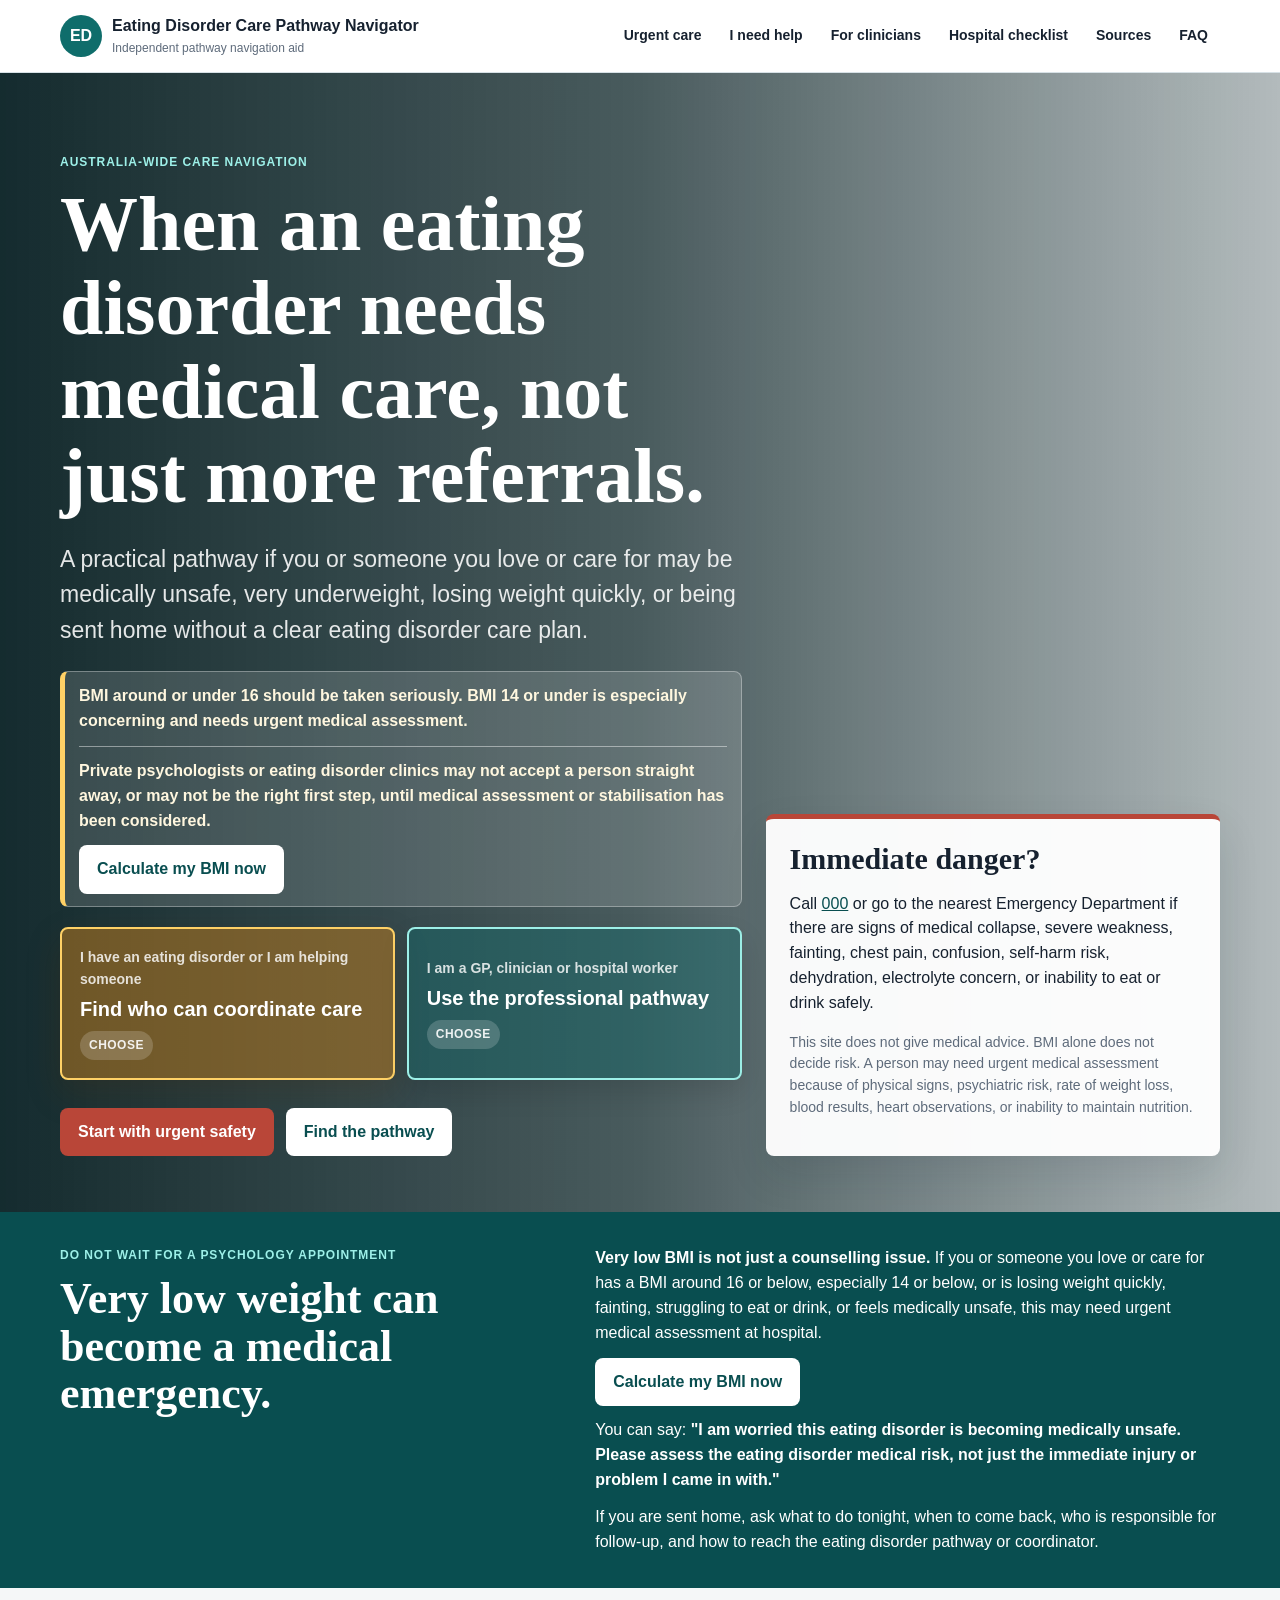
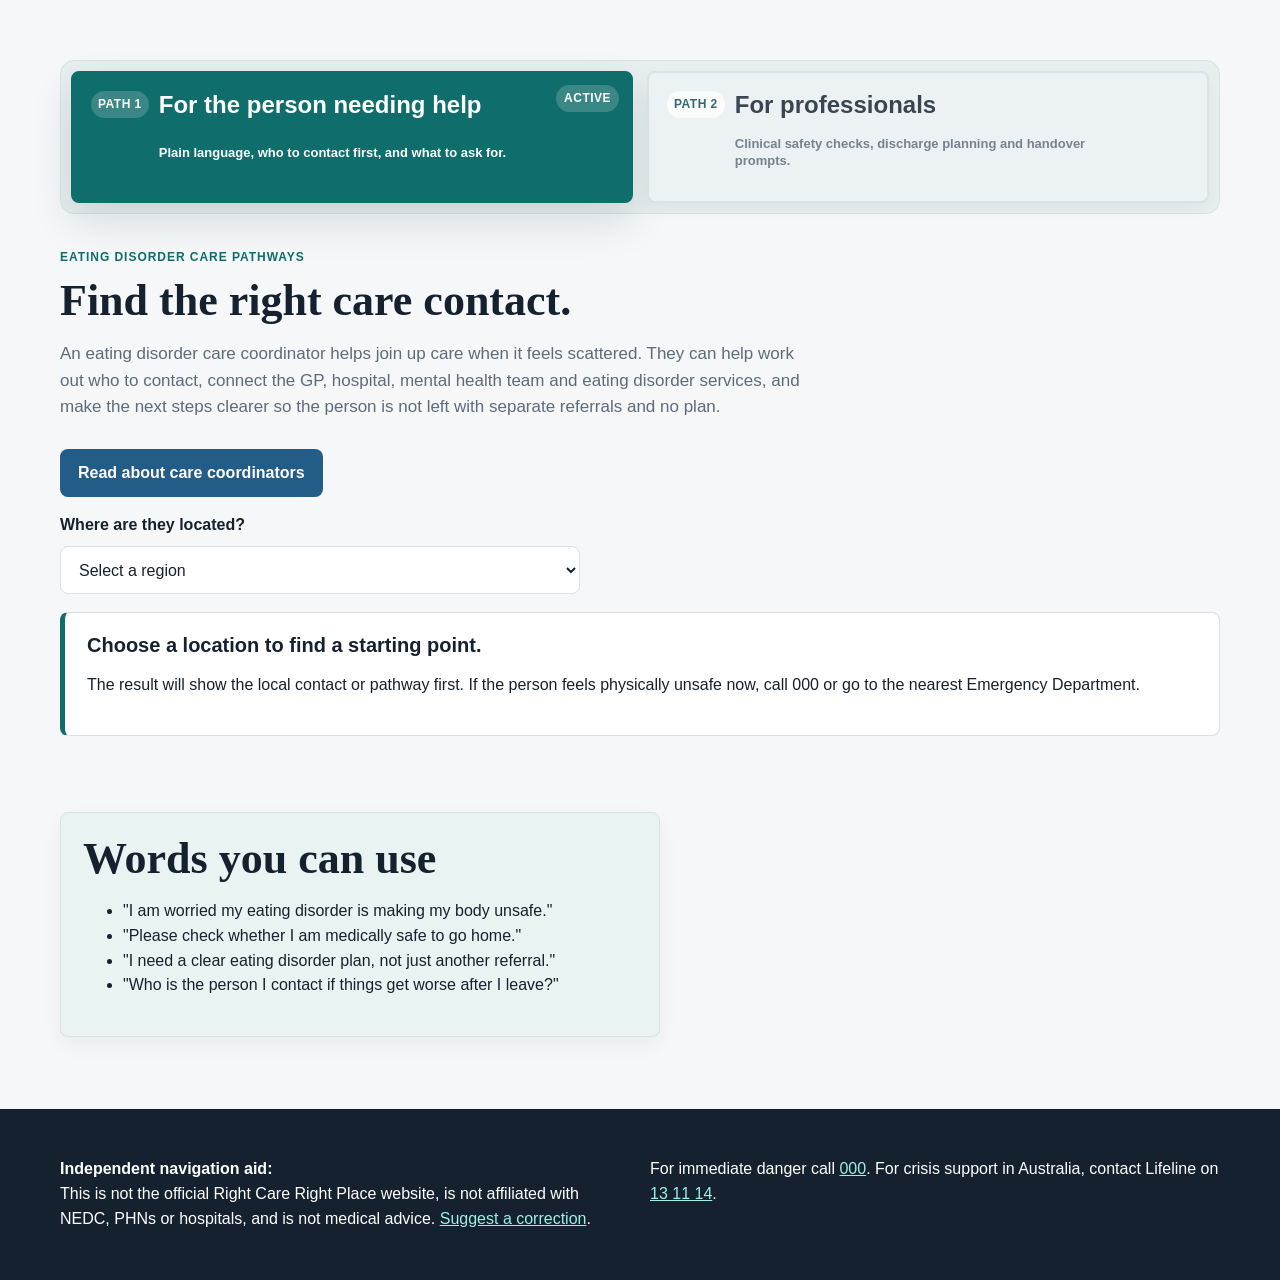
<file: index.html>
<!doctype html>
<html lang="en-AU">
<head>
  <meta charset="utf-8">
  <meta name="viewport" content="width=device-width, initial-scale=1">
  <title>Eating Disorder Care Pathway Navigator</title>
  <meta name="description" content="Independent Australian pathway navigation for eating disorder presentations where medical or hospital-level assessment may be needed.">
  <link rel="stylesheet" href="styles.css">
</head>
<body>
  <a class="skip-link" href="#main">Skip to content</a>
  <header class="site-header">
    <div class="wrap nav-wrap">
      <a class="brand" href="#top" aria-label="Eating Disorder Care Pathway Navigator home">
        <span class="brand-mark">ED</span>
        <span><strong>Eating Disorder Care Pathway Navigator</strong><small>Independent pathway navigation aid</small></span>
      </a>
      <nav aria-label="Main navigation">
        <a href="#urgent">Urgent care</a>
        <a href="#people-panel">I need help</a>
        <a href="#professionals-panel">For clinicians</a>
        <a href="#hospital">Hospital checklist</a>
        <a href="#sources">Sources</a>
        <a href="faq.html">FAQ</a>
      </nav>
    </div>
  </header>

  <main id="main">
    <section class="hero" id="top">
      <div class="hero-media" role="img" aria-label="A quiet hospital corridor and care pathway"></div>
      <div class="wrap hero-grid">
        <div class="hero-copy">
          <p class="eyebrow">Australia-wide care navigation</p>
          <h1>When an eating disorder needs medical care, not just more referrals.</h1>
          <p class="lead">A practical pathway if you or someone you love or care for may be medically unsafe, very underweight, losing weight quickly, or being sent home without a clear eating disorder care plan.</p>
          <div class="risk-note">
            <p>BMI around or under 16 should be taken seriously. BMI 14 or under is especially concerning and needs urgent medical assessment.</p>
            <p class="risk-note-detail">Private psychologists or eating disorder clinics may not accept a person straight away, or may not be the right first step, until medical assessment or stabilisation has been considered.</p>
            <a class="button secondary bmi-button" href="https://www.healthdirect.gov.au/bmi-calculator" target="_blank" rel="noopener noreferrer">Calculate my BMI now</a>
          </div>
          <div class="entry-points" aria-label="Choose your pathway">
            <a class="entry-card personal" href="#people-panel">
              <span>I have an eating disorder or I am helping someone</span>
              <strong>Find who can coordinate care</strong>
            </a>
            <a class="entry-card clinical" href="#professionals-panel">
              <span>I am a GP, clinician or hospital worker</span>
              <strong>Use the professional pathway</strong>
            </a>
          </div>
          <div class="hero-actions">
            <a class="button danger" href="#urgent">Start with urgent safety</a>
            <a class="button secondary" href="#pathways">Find the pathway</a>
          </div>
        </div>
        <aside class="triage-panel" aria-label="Important safety notice">
          <h2>Immediate danger?</h2>
          <p>Call <a href="tel:000">000</a> or go to the nearest Emergency Department if there are signs of medical collapse, severe weakness, fainting, chest pain, confusion, self-harm risk, dehydration, electrolyte concern, or inability to eat or drink safely.</p>
          <p class="small">This site does not give medical advice. BMI alone does not decide risk. A person may need urgent medical assessment because of physical signs, psychiatric risk, rate of weight loss, blood results, heart observations, or inability to maintain nutrition.</p>
        </aside>
      </div>
    </section>

    <section class="notice-band" id="urgent">
      <div class="wrap notice-grid">
        <div>
          <p class="eyebrow">Do not wait for a psychology appointment</p>
          <h2>Very low weight can become a medical emergency.</h2>
        </div>
        <div class="notice-list">
          <p><strong>Very low BMI is not just a counselling issue.</strong> If you or someone you love or care for has a BMI around 16 or below, especially 14 or below, or is losing weight quickly, fainting, struggling to eat or drink, or feels medically unsafe, this may need urgent medical assessment at hospital.</p>
          <p><a class="button secondary" href="https://www.healthdirect.gov.au/bmi-calculator" target="_blank" rel="noopener noreferrer">Calculate my BMI now</a></p>
          <p>You can say: <strong>"I am worried this eating disorder is becoming medically unsafe. Please assess the eating disorder medical risk, not just the immediate injury or problem I came in with."</strong></p>
          <p>If you are sent home, ask what to do tonight, when to come back, who is responsible for follow-up, and how to reach the eating disorder pathway or coordinator.</p>
        </div>
      </div>
    </section>

    <section class="section tabbed-care" aria-label="Care pathway views">
      <div class="wrap">
        <div class="care-tabs" role="tablist" aria-label="Care pathway audience">
          <button class="tab-button" id="people-tab" type="button" role="tab" aria-selected="true" aria-controls="people-panel" data-tab-target="people-panel">
            <span>Path 1</span>
            <strong>For the person needing help</strong>
            <small>Plain language, who to contact first, and what to ask for.</small>
          </button>
          <button class="tab-button" id="professionals-tab" type="button" role="tab" aria-selected="false" aria-controls="professionals-panel" data-tab-target="professionals-panel" tabindex="-1">
            <span>Path 2</span>
            <strong>For professionals</strong>
            <small>Clinical safety checks, discharge planning and handover prompts.</small>
          </button>
        </div>

        <div class="tab-panel" id="people-panel" role="tabpanel" aria-labelledby="people-tab">
          <section class="tab-section" id="pathways">
            <div class="section-head">
              <p class="eyebrow">Eating disorder care pathways</p>
              <h2>Find the right care contact.</h2>
              <p>An eating disorder care coordinator helps join up care when it feels scattered. They can help work out who to contact, connect the GP, hospital, mental health team and eating disorder services, and make the next steps clearer so the person is not left with separate referrals and no plan.</p>
            </div>

            <p><a class="button coordinator-button" href="https://nwmphn.org.au/news/navigating-eating-disorder-care-service-navigator/" target="_blank" rel="noopener noreferrer">Read about care coordinators</a></p>

            <div class="selector" aria-label="Regional pathway selector">
              <label for="region">Where are they located?</label>
              <select id="region">
                <option value="default">Select a region</option>
                <option value="sa">Adelaide PHN / South Australia</option>
                <option value="vic">North Western Melbourne / Victoria</option>
                <option value="nt">Northern Territory: Top End or Central Australia</option>
                <option value="qld">Western Queensland</option>
                <option value="other">Elsewhere in Australia</option>
              </select>
            </div>

            <div class="pathway-card" id="pathwayResult" aria-live="polite">
              <h3>Start with location, then match care intensity.</h3>
              <p>Select a region to show the most relevant official pathway source and escalation prompts.</p>
            </div>

          </section>

          <section class="tab-section">
            <div class="tools-grid people-guidance">
              <article class="tool soft">
                <h2>Words you can use</h2>
                <ul>
                  <li>"I am worried my eating disorder is making my body unsafe."</li>
                  <li>"Please check whether I am medically safe to go home."</li>
                  <li>"I need a clear eating disorder plan, not just another referral."</li>
                  <li>"Who is the person I contact if things get worse after I leave?"</li>
                </ul>
              </article>
            </div>
          </section>
        </div>

        <div class="tab-panel" id="professionals-panel" role="tabpanel" aria-labelledby="professionals-tab" hidden>
          <section class="tab-section professional-steps" aria-labelledby="professional-steps-heading">
            <div class="section-head">
              <p class="eyebrow">Professional pathway</p>
              <h2 id="professional-steps-heading">Four checks before the person leaves care.</h2>
            </div>
            <div class="cards four step-cards">
              <article class="card">
                <span class="step">1</span>
                <h3>Medical safety assessment</h3>
                <p>Assess eating disorder medical risk directly, including observations, weight trajectory, intake, purging, hydration, bloods and ECG where clinically indicated.</p>
              </article>
              <article class="card">
                <span class="step">2</span>
                <h3>Care coordination responsibility</h3>
                <p>Identify the clinician, service or coordinator responsible for the next step, and document how the GP, hospital, mental health and specialist teams connect.</p>
              </article>
              <article class="card">
                <span class="step">3</span>
                <h3>Discharge planning</h3>
                <p>Confirm the written plan covers nutrition, refeeding risk, follow-up timing, responsible contacts and clear return-to-ED instructions.</p>
              </article>
              <article class="card">
                <span class="step">4</span>
                <h3>Professional escalation</h3>
                <p>Escalate through ED, medical registrar, specialist eating disorder service, local RCRP coordinator or senior clinical review if risk is unresolved.</p>
              </article>
            </div>
          </section>

          <section class="tab-section alt" id="hospital">
            <div class="split">
              <div>
                <p class="eyebrow">Clinical safety checklist</p>
                <h2>Before discharge or handover.</h2>
                <p>Use this professional view to check that eating disorder medical risk has been considered, a responsible clinician or service is identified, and the person has clear escalation instructions if they deteriorate.</p>
              </div>
              <div class="checklist">
                <label><input type="checkbox"> Has medical instability from the eating disorder been assessed, not just the presenting injury?</label>
                <label><input type="checkbox"> Were weight history, rate of weight loss, intake, purging, exercise, fainting and hydration discussed?</label>
                <label><input type="checkbox"> Were observations, bloods and ECG considered or completed where clinically indicated?</label>
                <label><input type="checkbox"> Is there a documented plan for nutrition, refeeding risk, supervision and follow-up?</label>
                <label><input type="checkbox"> Who is responsible for follow-up in the next 24-72 hours?</label>
                <label><input type="checkbox"> What symptoms mean return to ED immediately?</label>
              </div>
            </div>
          </section>

          <section class="tab-section">
            <div class="tools-grid">
              <article class="tool">
                <h2>Clinician handover card</h2>
                <p>Copy this into notes, referral forms or discharge planning conversations.</p>
                <button class="copy-button" data-copy-target="handover">Copy handover text</button>
                <pre id="handover">Eating disorder medical risk handover:
- Presenting issue:
- Eating disorder diagnosis/query diagnosis:
- Current weight/BMI if known, plus recent weight loss:
- Current intake/fluid intake:
- Purging/laxatives/diuretics/exercise:
- Fainting, chest pain, weakness, confusion, self-harm risk:
- Observations/bloods/ECG completed:
- Nutrition/refeeding risk considered:
- Discharge plan and return-to-ED instructions:
- Next responsible clinician and appointment date:</pre>
              </article>
            </div>
          </section>

          <section class="tab-section states">
            <div class="section-head">
              <p class="eyebrow">Regional starting points</p>
              <h2>Official Right Care Right Place source links.</h2>
            </div>
            <div class="cards region-list">
              <article class="region">
                <h3>Adelaide PHN</h3>
                <p>Service navigation through Adelaide PHN's Right Care Right Place project and Medicare Mental Health Phone Service pathway.</p>
                <a href="https://adelaidephn.com.au/our-work/programs-directory/right-care-right-place-eating-disorder-care-in-my-community-project">Open Adelaide PHN pathway</a>
              </article>
              <article class="region">
                <h3>North Western Melbourne</h3>
                <p>Eating disorder care navigation and professional support through NWMPHN's Right Care Right Place work.</p>
                <a href="https://nwmphn.org.au/for-primary-care/clinical-support/eating-disorders/">Open NWMPHN pathway</a>
              </article>
              <article class="region">
                <h3>Northern Territory</h3>
                <p>NEDC lists Top End and Central Australia contacts under the NT Right Care Right Place implementation. NT contact: Kelly Mowat, Eating Disorder Coordinator, Anglicare NT.</p>
                <p><a href="mailto:kmowat@anglicarent.org.au">kmowat@anglicarent.org.au</a><br><a href="tel:+61499820563">0499 820 563</a></p>
                <a href="https://nedc.com.au/phn/rcrp">Open NEDC RCRP contacts</a>
              </article>
              <article class="region">
                <h3>Western Queensland</h3>
                <p>NEDC lists Western Queensland PHN and Vital Health as part of the pilot implementation.</p>
                <a href="https://nedc.com.au/phn/rcrp">Open NEDC RCRP contacts</a>
              </article>
            </div>
          </section>

          <section class="tab-section" id="coordinators">
            <div class="section-head">
              <p class="eyebrow">Current contacts</p>
              <h2>Coordinator and project contact details.</h2>
            </div>
            <div class="contact-meta" id="contactMeta">Loading coordinator contacts...</div>
            <div class="cards coordinator-list" id="coordinatorContacts" aria-live="polite"></div>
          </section>

          <section class="tab-section alt" id="sources">
            <div class="section-head">
              <p class="eyebrow">Source base</p>
              <h2>Guided by public Australian eating disorder system resources.</h2>
              <p>These links point to public official sources and local clinical services.</p>
            </div>
            <div class="source-list">
              <a href="https://nedc.com.au/phn/rcrp">NEDC — Right Care Right Place</a>
              <a href="https://nedc.com.au/">NEDC — Stepped System of Care, Service Locator and Get Help links</a>
              <a href="https://insideoutinstitute.org.au/resource-library/guidelines-for-the-admission-of-children-and-young-people-with-an-eating-disorder">InsideOut Institute — admission guideline resource</a>
              <a href="https://adelaidephn.com.au/our-work/programs-directory/right-care-right-place-eating-disorder-care-in-my-community-project">Adelaide PHN — RCRP project</a>
              <a href="https://nwmphn.org.au/for-primary-care/clinical-support/eating-disorders/">North Western Melbourne PHN — eating disorder pathway</a>
            </div>
          </section>
        </div>
      </div>
    </section>

  </main>

  <footer class="site-footer">
    <div class="wrap footer-grid">
      <p><strong>Independent navigation aid:</strong><br>This is not the official Right Care Right Place website, is not affiliated with NEDC, PHNs or hospitals, and is not medical advice. <a href="mailto:jacquigriffin@mobilesolicitor.com.au?subject=Eating%20Disorder%20Care%20Navigator%20correction">Suggest a correction</a>.</p>
      <p>For immediate danger call <a href="tel:000">000</a>. For crisis support in Australia, contact Lifeline on <a href="tel:131114">13 11 14</a>.</p>
    </div>
  </footer>

  <script src="script.js"></script>
</body>
</html>
</file>
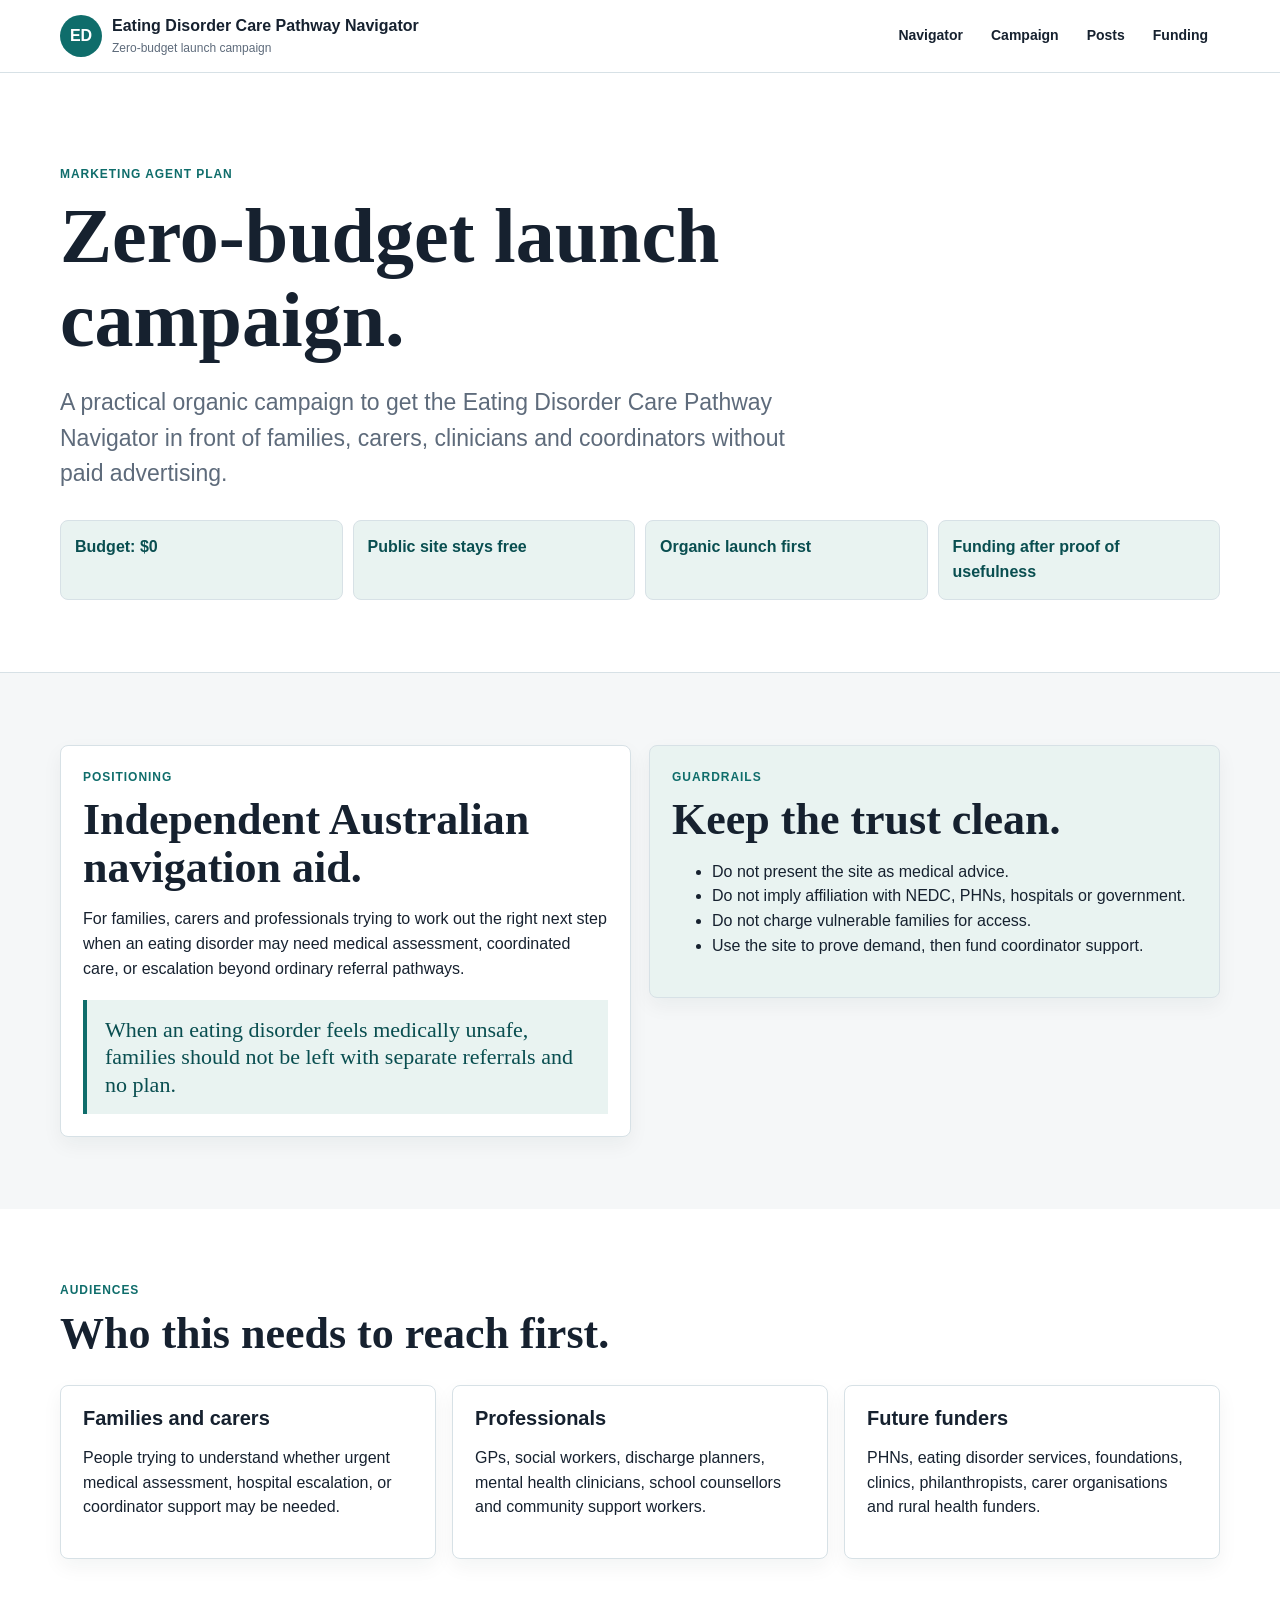
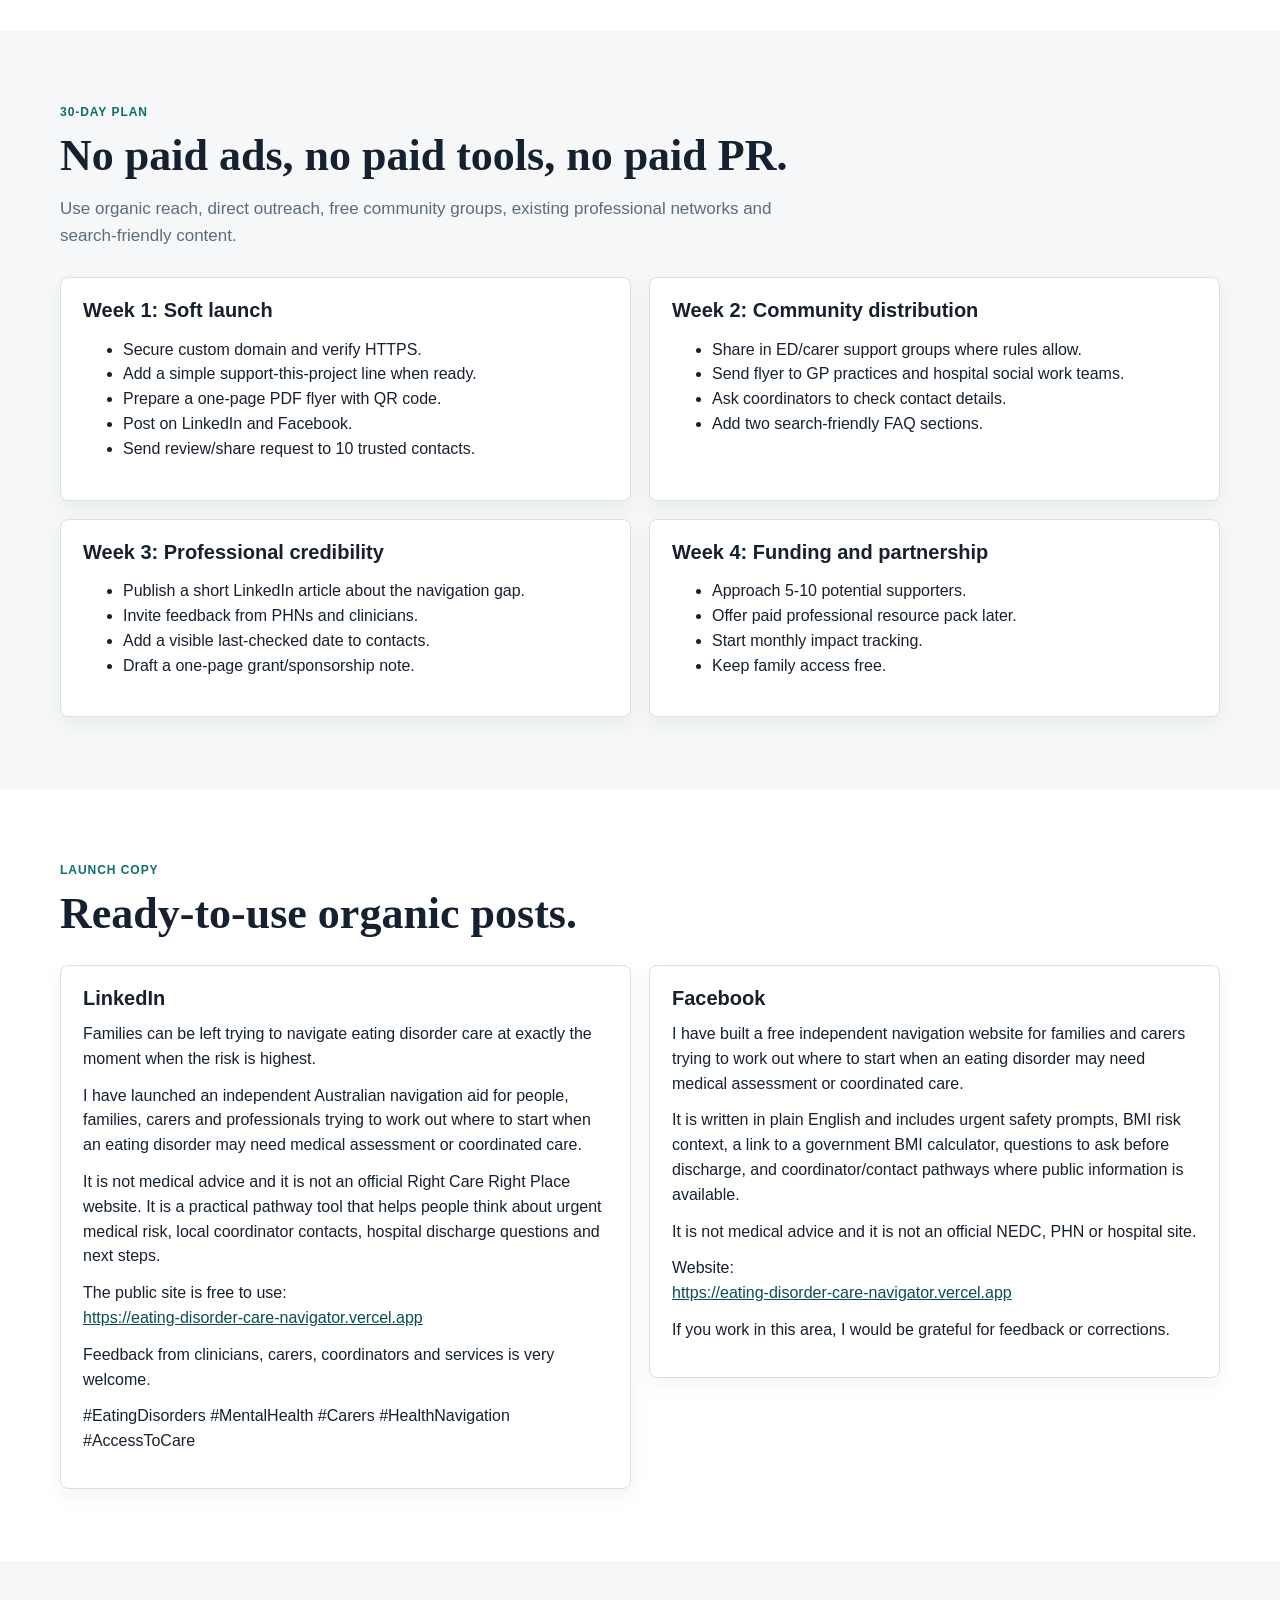
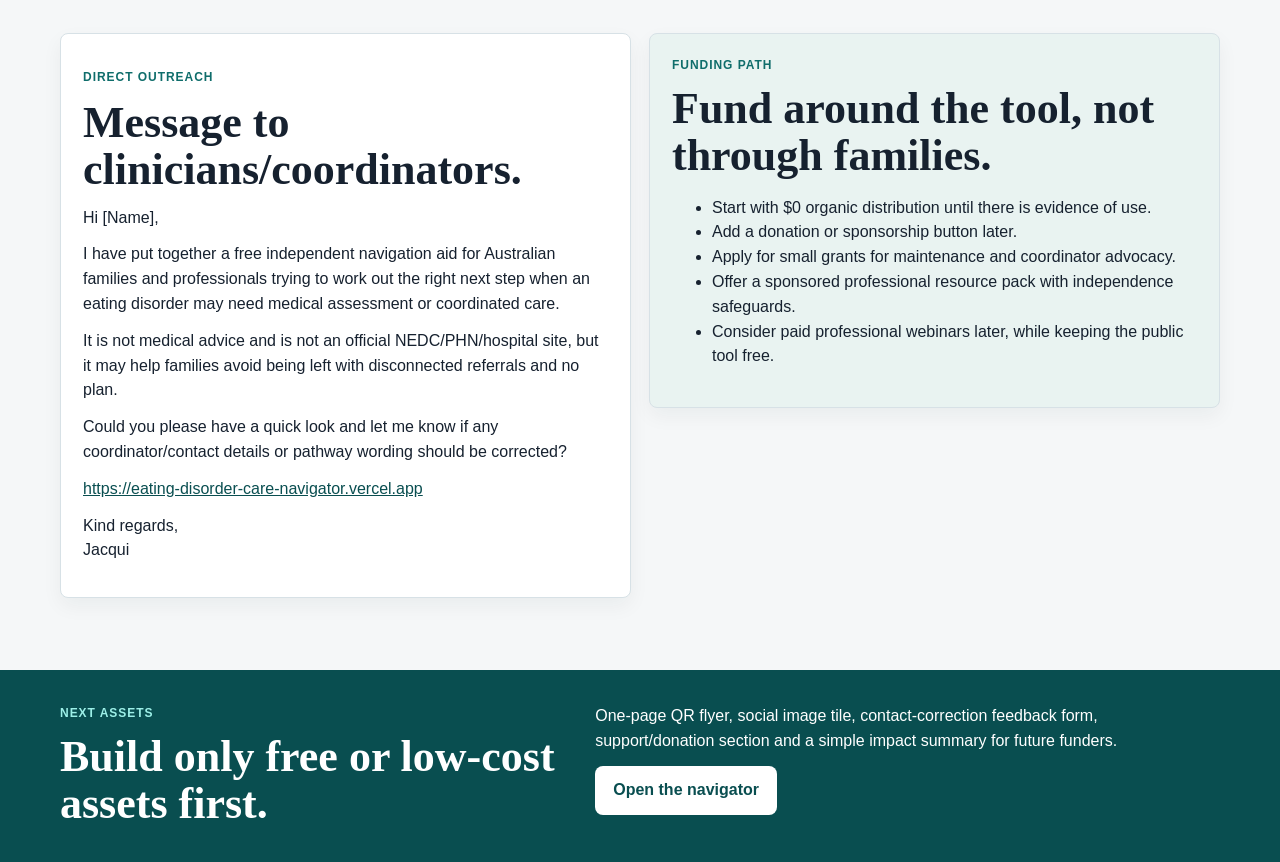
<file: campaign.html>
<!doctype html>
<html lang="en-AU">
<head>
  <meta charset="utf-8">
  <meta name="viewport" content="width=device-width, initial-scale=1">
  <title>Zero-Budget Launch Campaign | Eating Disorder Care Pathway Navigator</title>
  <meta name="description" content="Zero-budget launch campaign for the Eating Disorder Care Pathway Navigator.">
  <link rel="stylesheet" href="styles.css">
</head>
<body class="campaign-page">
  <a class="skip-link" href="#main">Skip to content</a>
  <header class="site-header">
    <div class="wrap nav-wrap">
      <a class="brand" href="index.html" aria-label="Eating Disorder Care Pathway Navigator home">
        <span class="brand-mark">ED</span>
        <span><strong>Eating Disorder Care Pathway Navigator</strong><small>Zero-budget launch campaign</small></span>
      </a>
      <nav aria-label="Campaign navigation">
        <a href="index.html">Navigator</a>
        <a href="#campaign">Campaign</a>
        <a href="#posts">Posts</a>
        <a href="#funding">Funding</a>
      </nav>
    </div>
  </header>

  <main id="main">
    <section class="section campaign-hero" id="campaign">
      <div class="wrap">
        <p class="eyebrow">Marketing Agent plan</p>
        <h1>Zero-budget launch campaign.</h1>
        <p class="lead">A practical organic campaign to get the Eating Disorder Care Pathway Navigator in front of families, carers, clinicians and coordinators without paid advertising.</p>
        <div class="summary-strip" aria-label="Campaign summary">
          <span>Budget: $0</span>
          <span>Public site stays free</span>
          <span>Organic launch first</span>
          <span>Funding after proof of usefulness</span>
        </div>
      </div>
    </section>

    <section class="section">
      <div class="wrap two-column">
        <article class="tool">
          <p class="eyebrow">Positioning</p>
          <h2>Independent Australian navigation aid.</h2>
          <p>For families, carers and professionals trying to work out the right next step when an eating disorder may need medical assessment, coordinated care, or escalation beyond ordinary referral pathways.</p>
          <blockquote>When an eating disorder feels medically unsafe, families should not be left with separate referrals and no plan.</blockquote>
        </article>
        <article class="tool soft">
          <p class="eyebrow">Guardrails</p>
          <h2>Keep the trust clean.</h2>
          <ul>
            <li>Do not present the site as medical advice.</li>
            <li>Do not imply affiliation with NEDC, PHNs, hospitals or government.</li>
            <li>Do not charge vulnerable families for access.</li>
            <li>Use the site to prove demand, then fund coordinator support.</li>
          </ul>
        </article>
      </div>
    </section>

    <section class="section alt">
      <div class="wrap">
        <div class="section-head">
          <p class="eyebrow">Audiences</p>
          <h2>Who this needs to reach first.</h2>
        </div>
        <div class="cards three">
          <article class="card">
            <h3>Families and carers</h3>
            <p>People trying to understand whether urgent medical assessment, hospital escalation, or coordinator support may be needed.</p>
          </article>
          <article class="card">
            <h3>Professionals</h3>
            <p>GPs, social workers, discharge planners, mental health clinicians, school counsellors and community support workers.</p>
          </article>
          <article class="card">
            <h3>Future funders</h3>
            <p>PHNs, eating disorder services, foundations, clinics, philanthropists, carer organisations and rural health funders.</p>
          </article>
        </div>
      </div>
    </section>

    <section class="section">
      <div class="wrap">
        <div class="section-head">
          <p class="eyebrow">30-day plan</p>
          <h2>No paid ads, no paid tools, no paid PR.</h2>
          <p>Use organic reach, direct outreach, free community groups, existing professional networks and search-friendly content.</p>
        </div>
        <div class="timeline-grid">
          <article class="tool">
            <h3>Week 1: Soft launch</h3>
            <ul>
              <li>Secure custom domain and verify HTTPS.</li>
              <li>Add a simple support-this-project line when ready.</li>
              <li>Prepare a one-page PDF flyer with QR code.</li>
              <li>Post on LinkedIn and Facebook.</li>
              <li>Send review/share request to 10 trusted contacts.</li>
            </ul>
          </article>
          <article class="tool">
            <h3>Week 2: Community distribution</h3>
            <ul>
              <li>Share in ED/carer support groups where rules allow.</li>
              <li>Send flyer to GP practices and hospital social work teams.</li>
              <li>Ask coordinators to check contact details.</li>
              <li>Add two search-friendly FAQ sections.</li>
            </ul>
          </article>
          <article class="tool">
            <h3>Week 3: Professional credibility</h3>
            <ul>
              <li>Publish a short LinkedIn article about the navigation gap.</li>
              <li>Invite feedback from PHNs and clinicians.</li>
              <li>Add a visible last-checked date to contacts.</li>
              <li>Draft a one-page grant/sponsorship note.</li>
            </ul>
          </article>
          <article class="tool">
            <h3>Week 4: Funding and partnership</h3>
            <ul>
              <li>Approach 5-10 potential supporters.</li>
              <li>Offer paid professional resource pack later.</li>
              <li>Start monthly impact tracking.</li>
              <li>Keep family access free.</li>
            </ul>
          </article>
        </div>
      </div>
    </section>

    <section class="section alt" id="posts">
      <div class="wrap">
        <div class="section-head">
          <p class="eyebrow">Launch copy</p>
          <h2>Ready-to-use organic posts.</h2>
        </div>
        <div class="two-column">
          <article class="tool copy-block">
            <h3>LinkedIn</h3>
            <p>Families can be left trying to navigate eating disorder care at exactly the moment when the risk is highest.</p>
            <p>I have launched an independent Australian navigation aid for people, families, carers and professionals trying to work out where to start when an eating disorder may need medical assessment or coordinated care.</p>
            <p>It is not medical advice and it is not an official Right Care Right Place website. It is a practical pathway tool that helps people think about urgent medical risk, local coordinator contacts, hospital discharge questions and next steps.</p>
            <p>The public site is free to use:<br><a href="https://eating-disorder-care-navigator.vercel.app">https://eating-disorder-care-navigator.vercel.app</a></p>
            <p>Feedback from clinicians, carers, coordinators and services is very welcome.</p>
            <p>#EatingDisorders #MentalHealth #Carers #HealthNavigation #AccessToCare</p>
          </article>
          <article class="tool copy-block">
            <h3>Facebook</h3>
            <p>I have built a free independent navigation website for families and carers trying to work out where to start when an eating disorder may need medical assessment or coordinated care.</p>
            <p>It is written in plain English and includes urgent safety prompts, BMI risk context, a link to a government BMI calculator, questions to ask before discharge, and coordinator/contact pathways where public information is available.</p>
            <p>It is not medical advice and it is not an official NEDC, PHN or hospital site.</p>
            <p>Website:<br><a href="https://eating-disorder-care-navigator.vercel.app">https://eating-disorder-care-navigator.vercel.app</a></p>
            <p>If you work in this area, I would be grateful for feedback or corrections.</p>
          </article>
        </div>
      </div>
    </section>

    <section class="section">
      <div class="wrap two-column">
        <article class="tool copy-block">
          <p class="eyebrow">Direct outreach</p>
          <h2>Message to clinicians/coordinators.</h2>
          <p>Hi [Name],</p>
          <p>I have put together a free independent navigation aid for Australian families and professionals trying to work out the right next step when an eating disorder may need medical assessment or coordinated care.</p>
          <p>It is not medical advice and is not an official NEDC/PHN/hospital site, but it may help families avoid being left with disconnected referrals and no plan.</p>
          <p>Could you please have a quick look and let me know if any coordinator/contact details or pathway wording should be corrected?</p>
          <p><a href="https://eating-disorder-care-navigator.vercel.app">https://eating-disorder-care-navigator.vercel.app</a></p>
          <p>Kind regards,<br>Jacqui</p>
        </article>
        <article class="tool soft" id="funding">
          <p class="eyebrow">Funding path</p>
          <h2>Fund around the tool, not through families.</h2>
          <ul>
            <li>Start with $0 organic distribution until there is evidence of use.</li>
            <li>Add a donation or sponsorship button later.</li>
            <li>Apply for small grants for maintenance and coordinator advocacy.</li>
            <li>Offer a sponsored professional resource pack with independence safeguards.</li>
            <li>Consider paid professional webinars later, while keeping the public tool free.</li>
          </ul>
        </article>
      </div>
    </section>

    <section class="notice-band">
      <div class="wrap notice-grid">
        <div>
          <p class="eyebrow">Next assets</p>
          <h2>Build only free or low-cost assets first.</h2>
        </div>
        <div class="notice-list">
          <p>One-page QR flyer, social image tile, contact-correction feedback form, support/donation section and a simple impact summary for future funders.</p>
          <p><a class="button secondary" href="index.html">Open the navigator</a></p>
        </div>
      </div>
    </section>
  </main>
</body>
</html>
</file>
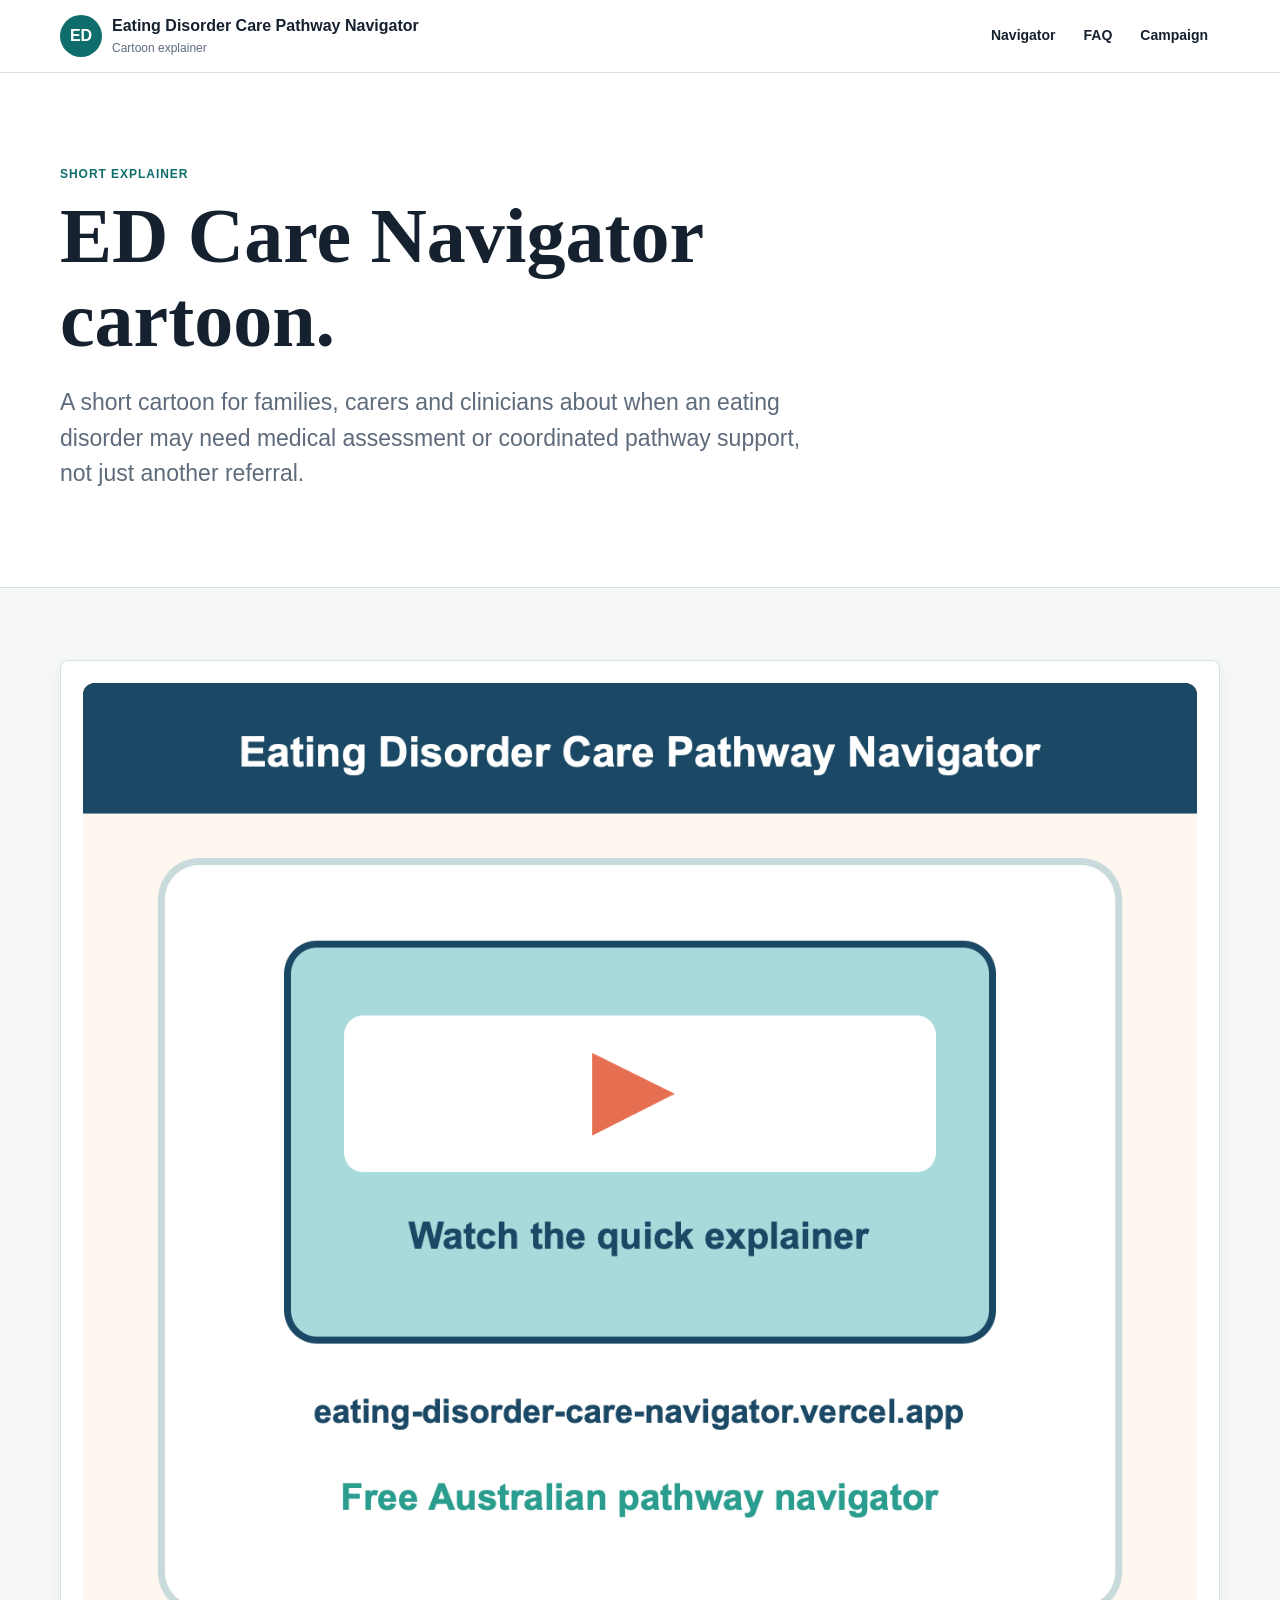
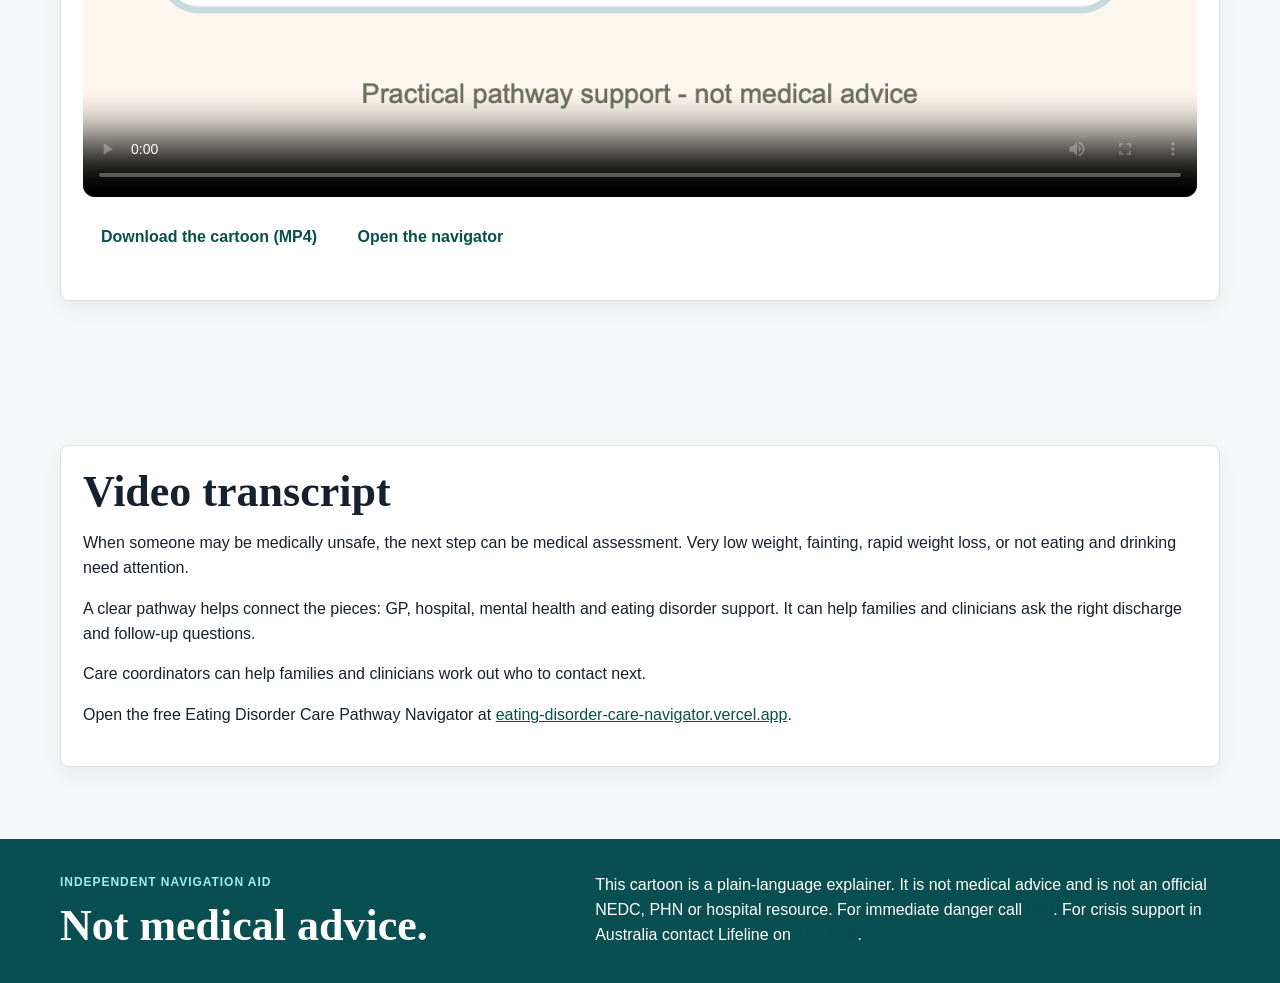
<file: cartoon.html>
<!doctype html>
<html lang="en-AU">
<head>
  <meta charset="utf-8">
  <meta name="viewport" content="width=device-width, initial-scale=1">
  <title>ED Care Navigator Cartoon | Eating Disorder Care Pathway Navigator</title>
  <meta name="description" content="Short cartoon explaining when eating disorder care may need medical assessment or coordinated pathway support.">
  <link rel="stylesheet" href="styles.css">
  <meta property="og:title" content="ED Care Navigator Cartoon">
  <meta property="og:description" content="Short cartoon explaining when eating disorder care may need medical assessment or coordinated pathway support.">
  <meta property="og:type" content="video.other">
  <meta property="og:image" content="assets/ed-care-navigator-cartoon-thumbnail.png">
  <meta property="og:video" content="assets/ed-care-navigator-cartoon.mp4">
  <meta property="og:video:type" content="video/mp4">
</head>
<body class="campaign-page">
  <a class="skip-link" href="#main">Skip to content</a>
  <header class="site-header">
    <div class="wrap nav-wrap">
      <a class="brand" href="index.html" aria-label="Eating Disorder Care Pathway Navigator home">
        <span class="brand-mark">ED</span>
        <span><strong>Eating Disorder Care Pathway Navigator</strong><small>Cartoon explainer</small></span>
      </a>
      <nav aria-label="Cartoon navigation">
        <a href="index.html">Navigator</a>
        <a href="faq.html">FAQ</a>
        <a href="campaign.html">Campaign</a>
      </nav>
    </div>
  </header>

  <main id="main">
    <section class="section campaign-hero">
      <div class="wrap">
        <p class="eyebrow">Short explainer</p>
        <h1>ED Care Navigator cartoon.</h1>
        <p class="lead">A short cartoon for families, carers and clinicians about when an eating disorder may need medical assessment or coordinated pathway support, not just another referral.</p>
      </div>
    </section>

    <section class="section">
      <div class="wrap">
        <article class="tool">
          <video
            controls
            preload="metadata"
            playsinline
            poster="assets/ed-care-navigator-cartoon-thumbnail.png"
            aria-label="Cartoon explainer video for the Eating Disorder Care Pathway Navigator"
            style="width:100%;height:auto;display:block;border-radius:12px;background:#000;">
            <source src="assets/ed-care-navigator-cartoon.mp4" type="video/mp4">
            <track src="assets/ed-care-navigator-cartoon-captions.vtt" kind="captions" srclang="en-AU" label="English captions" default>
            Your browser does not support the video tag.
            <a href="assets/ed-care-navigator-cartoon.mp4">Download the cartoon (MP4)</a>.
          </video>
          <p style="margin-top:1rem;">
            <a class="button secondary" href="assets/ed-care-navigator-cartoon.mp4" download>Download the cartoon (MP4)</a>
            <a class="button secondary" href="index.html">Open the navigator</a>
          </p>
        </article>
      </div>
    </section>

    <section class="section" aria-labelledby="transcript-heading">
      <div class="wrap">
        <article class="tool">
          <h2 id="transcript-heading">Video transcript</h2>
          <p>When someone may be medically unsafe, the next step can be medical assessment. Very low weight, fainting, rapid weight loss, or not eating and drinking need attention.</p>
          <p>A clear pathway helps connect the pieces: GP, hospital, mental health and eating disorder support. It can help families and clinicians ask the right discharge and follow-up questions.</p>
          <p>Care coordinators can help families and clinicians work out who to contact next.</p>
          <p>Open the free Eating Disorder Care Pathway Navigator at <a href="https://eating-disorder-care-navigator.vercel.app/">eating-disorder-care-navigator.vercel.app</a>.</p>
        </article>
      </div>
    </section>

    <section class="notice-band">
      <div class="wrap notice-grid">
        <div>
          <p class="eyebrow">Independent navigation aid</p>
          <h2>Not medical advice.</h2>
        </div>
        <div class="notice-list">
          <p>This cartoon is a plain-language explainer. It is not medical advice and is not an official NEDC, PHN or hospital resource. For immediate danger call <a href="tel:000">000</a>. For crisis support in Australia contact Lifeline on <a href="tel:131114">13 11 14</a>.</p>
        </div>
      </div>
    </section>
  </main>
</body>
</html>
</file>
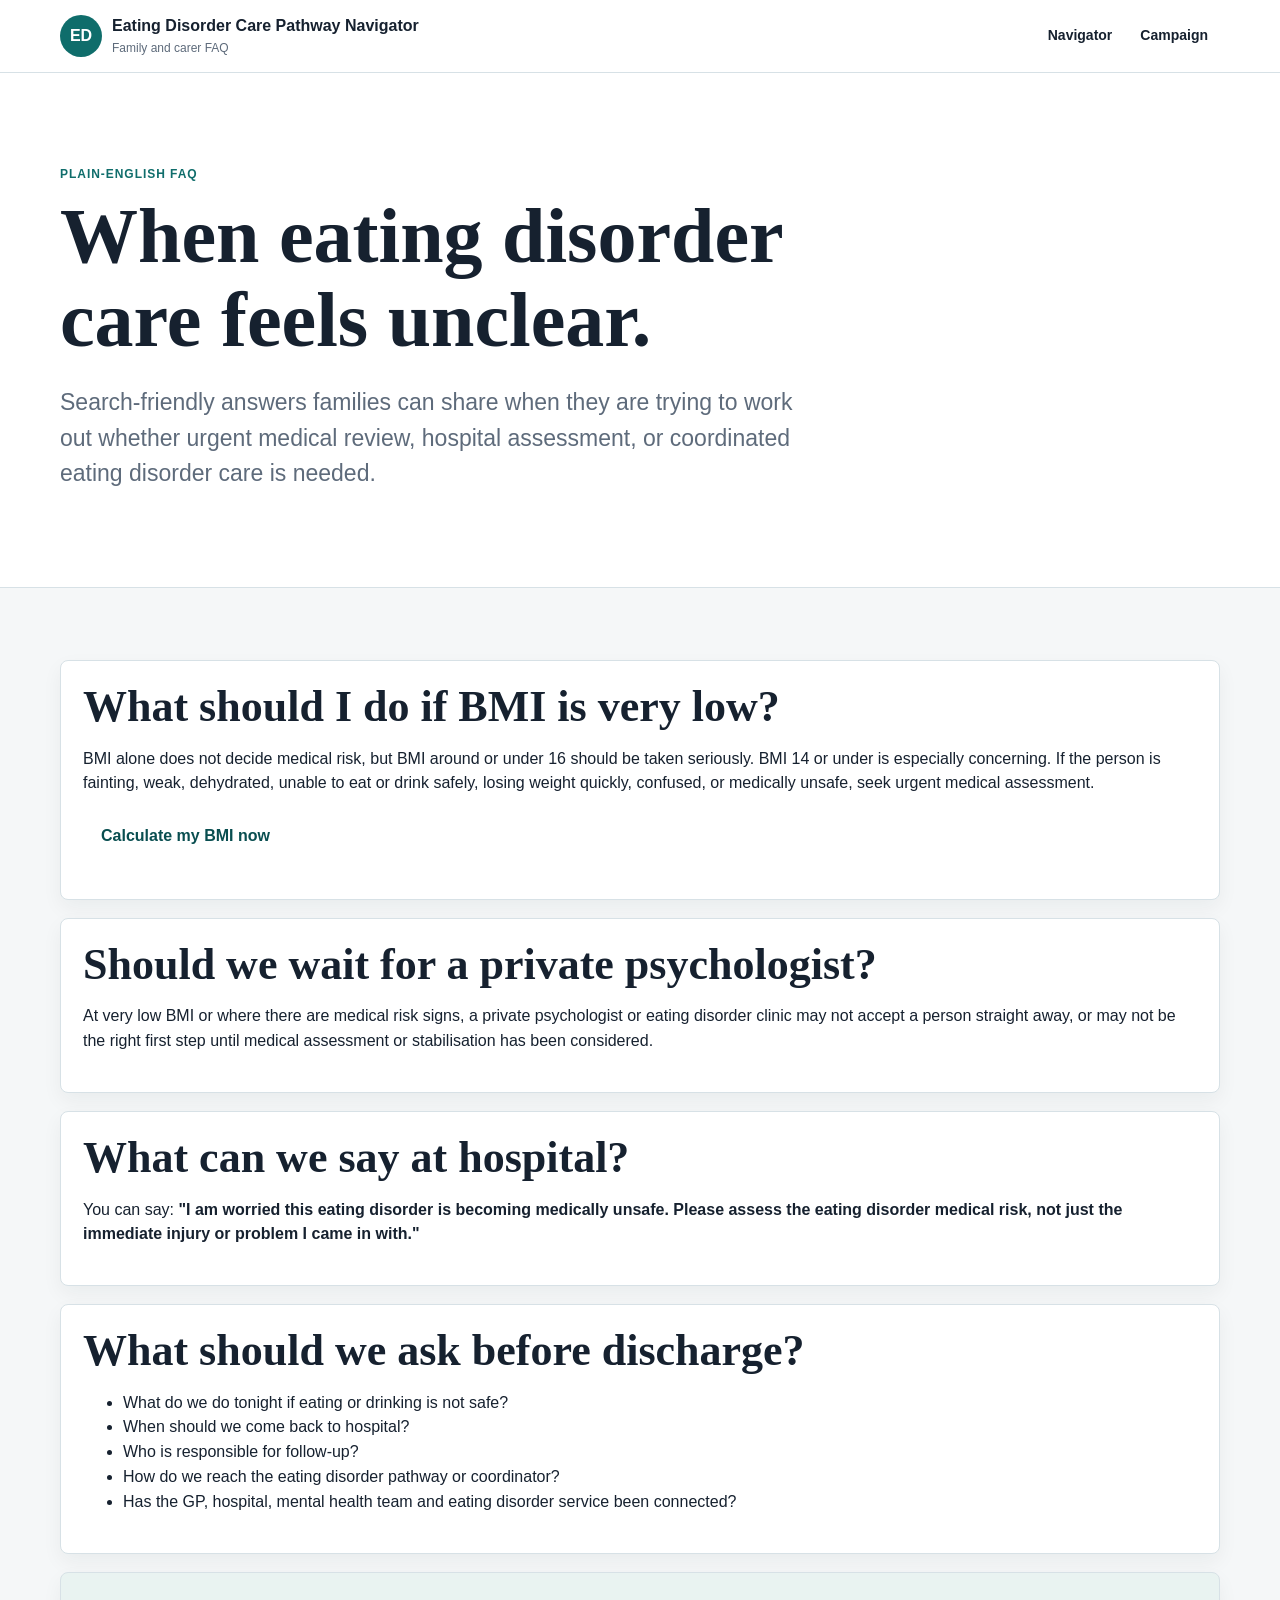
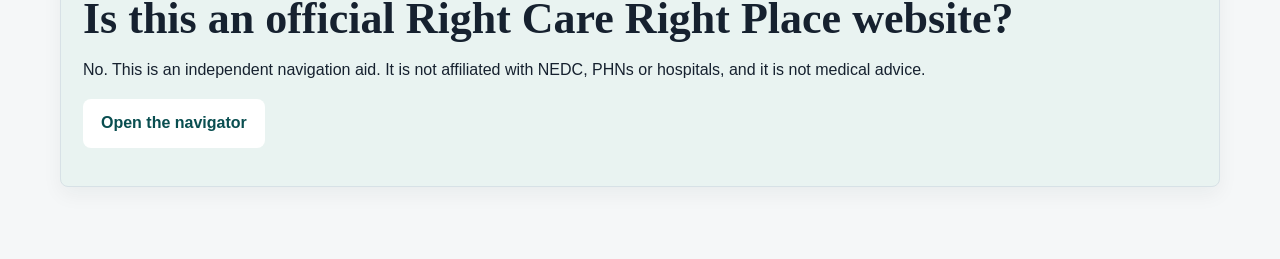
<file: faq.html>
<!doctype html>
<html lang="en-AU">
<head>
  <meta charset="utf-8">
  <meta name="viewport" content="width=device-width, initial-scale=1">
  <title>Eating Disorder Care Navigation FAQ</title>
  <meta name="description" content="Plain-English Australian FAQ for families and carers when an eating disorder may need medical assessment, hospital review or coordinated care.">
  <link rel="stylesheet" href="styles.css">
</head>
<body class="campaign-page">
  <a class="skip-link" href="#main">Skip to content</a>
  <header class="site-header">
    <div class="wrap nav-wrap">
      <a class="brand" href="index.html" aria-label="Eating Disorder Care Pathway Navigator home">
        <span class="brand-mark">ED</span>
        <span><strong>Eating Disorder Care Pathway Navigator</strong><small>Family and carer FAQ</small></span>
      </a>
      <nav aria-label="FAQ navigation">
        <a href="index.html">Navigator</a>
        <a href="campaign.html">Campaign</a>
      </nav>
    </div>
  </header>

  <main id="main">
    <section class="section campaign-hero">
      <div class="wrap">
        <p class="eyebrow">Plain-English FAQ</p>
        <h1>When eating disorder care feels unclear.</h1>
        <p class="lead">Search-friendly answers families can share when they are trying to work out whether urgent medical review, hospital assessment, or coordinated eating disorder care is needed.</p>
      </div>
    </section>

    <section class="section">
      <div class="wrap faq-list">
        <article class="tool">
          <h2>What should I do if BMI is very low?</h2>
          <p>BMI alone does not decide medical risk, but BMI around or under 16 should be taken seriously. BMI 14 or under is especially concerning. If the person is fainting, weak, dehydrated, unable to eat or drink safely, losing weight quickly, confused, or medically unsafe, seek urgent medical assessment.</p>
          <p><a class="button secondary" href="https://www.healthdirect.gov.au/bmi-calculator" target="_blank" rel="noopener noreferrer">Calculate my BMI now</a></p>
        </article>

        <article class="tool">
          <h2>Should we wait for a private psychologist?</h2>
          <p>At very low BMI or where there are medical risk signs, a private psychologist or eating disorder clinic may not accept a person straight away, or may not be the right first step until medical assessment or stabilisation has been considered.</p>
        </article>

        <article class="tool">
          <h2>What can we say at hospital?</h2>
          <p>You can say: <strong>"I am worried this eating disorder is becoming medically unsafe. Please assess the eating disorder medical risk, not just the immediate injury or problem I came in with."</strong></p>
        </article>

        <article class="tool">
          <h2>What should we ask before discharge?</h2>
          <ul>
            <li>What do we do tonight if eating or drinking is not safe?</li>
            <li>When should we come back to hospital?</li>
            <li>Who is responsible for follow-up?</li>
            <li>How do we reach the eating disorder pathway or coordinator?</li>
            <li>Has the GP, hospital, mental health team and eating disorder service been connected?</li>
          </ul>
        </article>

        <article class="tool soft">
          <h2>Is this an official Right Care Right Place website?</h2>
          <p>No. This is an independent navigation aid. It is not affiliated with NEDC, PHNs or hospitals, and it is not medical advice.</p>
          <p><a class="button secondary" href="index.html">Open the navigator</a></p>
        </article>
      </div>
    </section>
  </main>
</body>
</html>
</file>
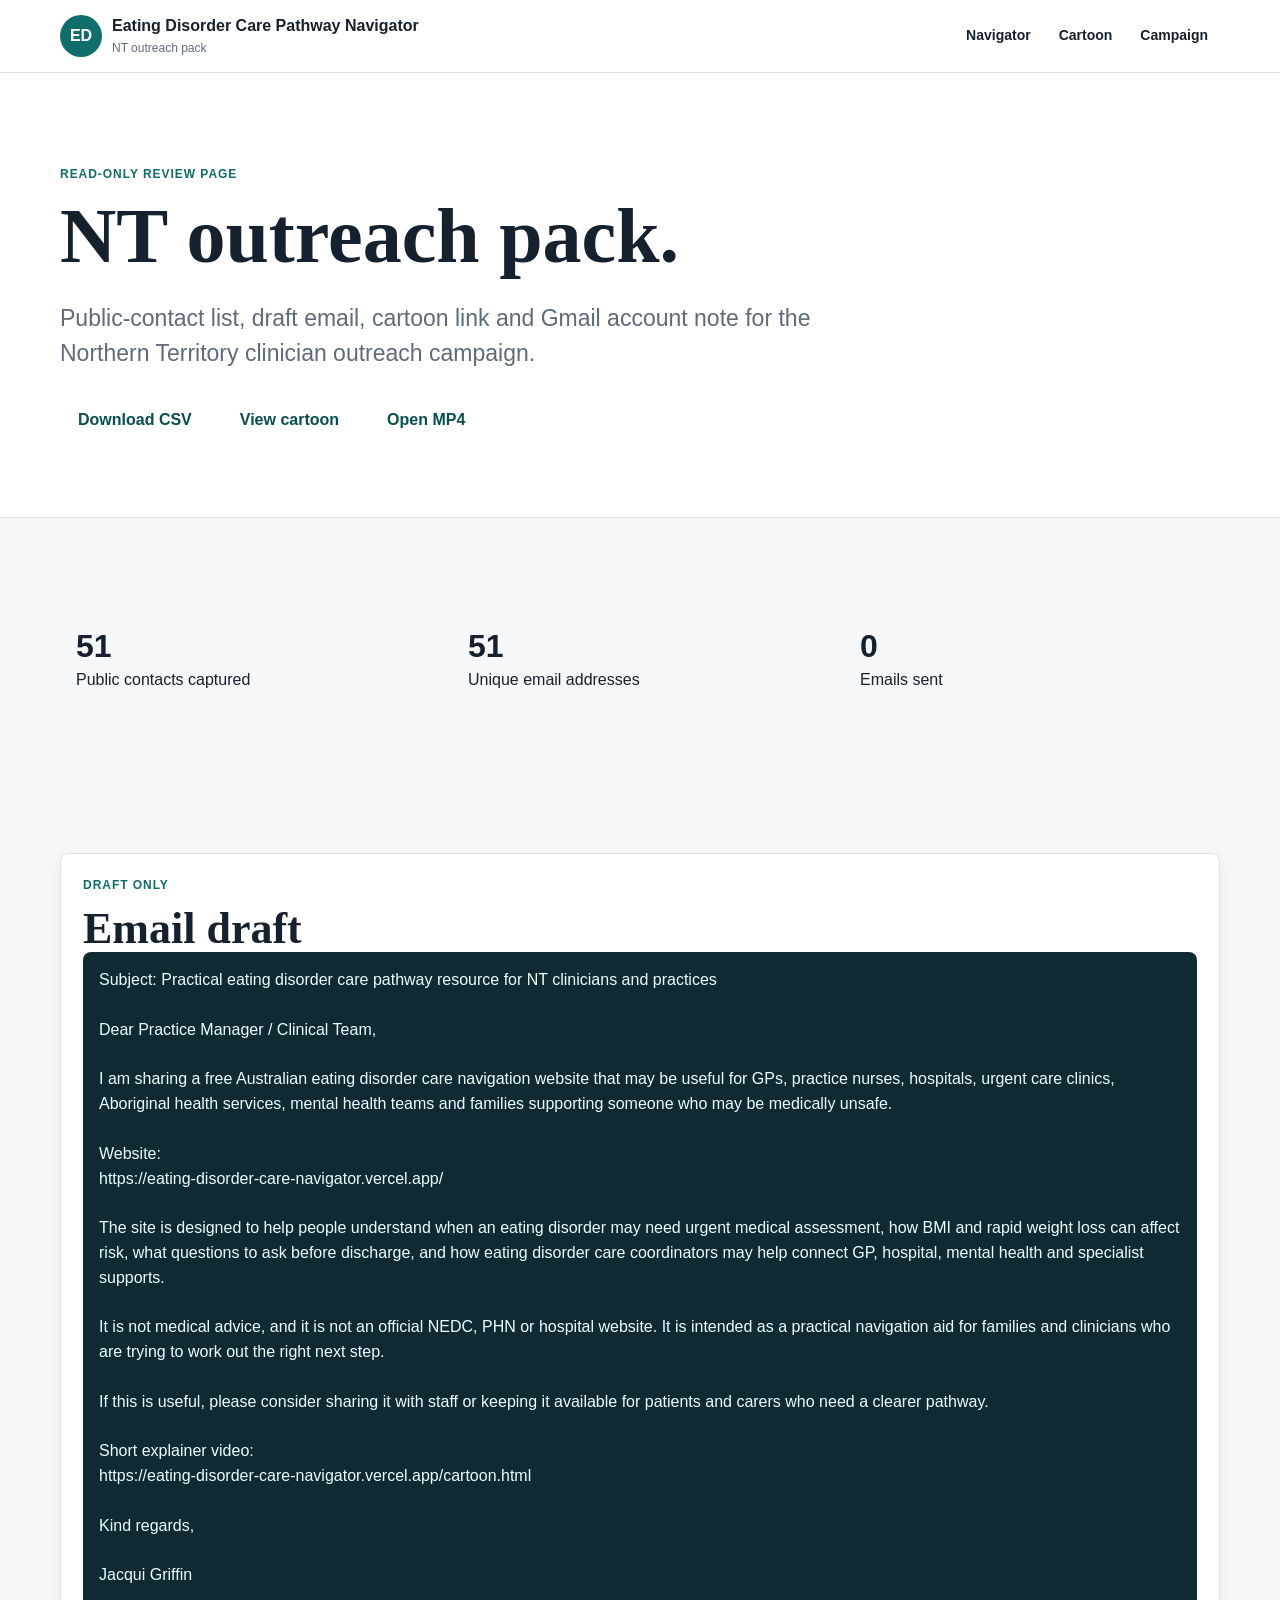
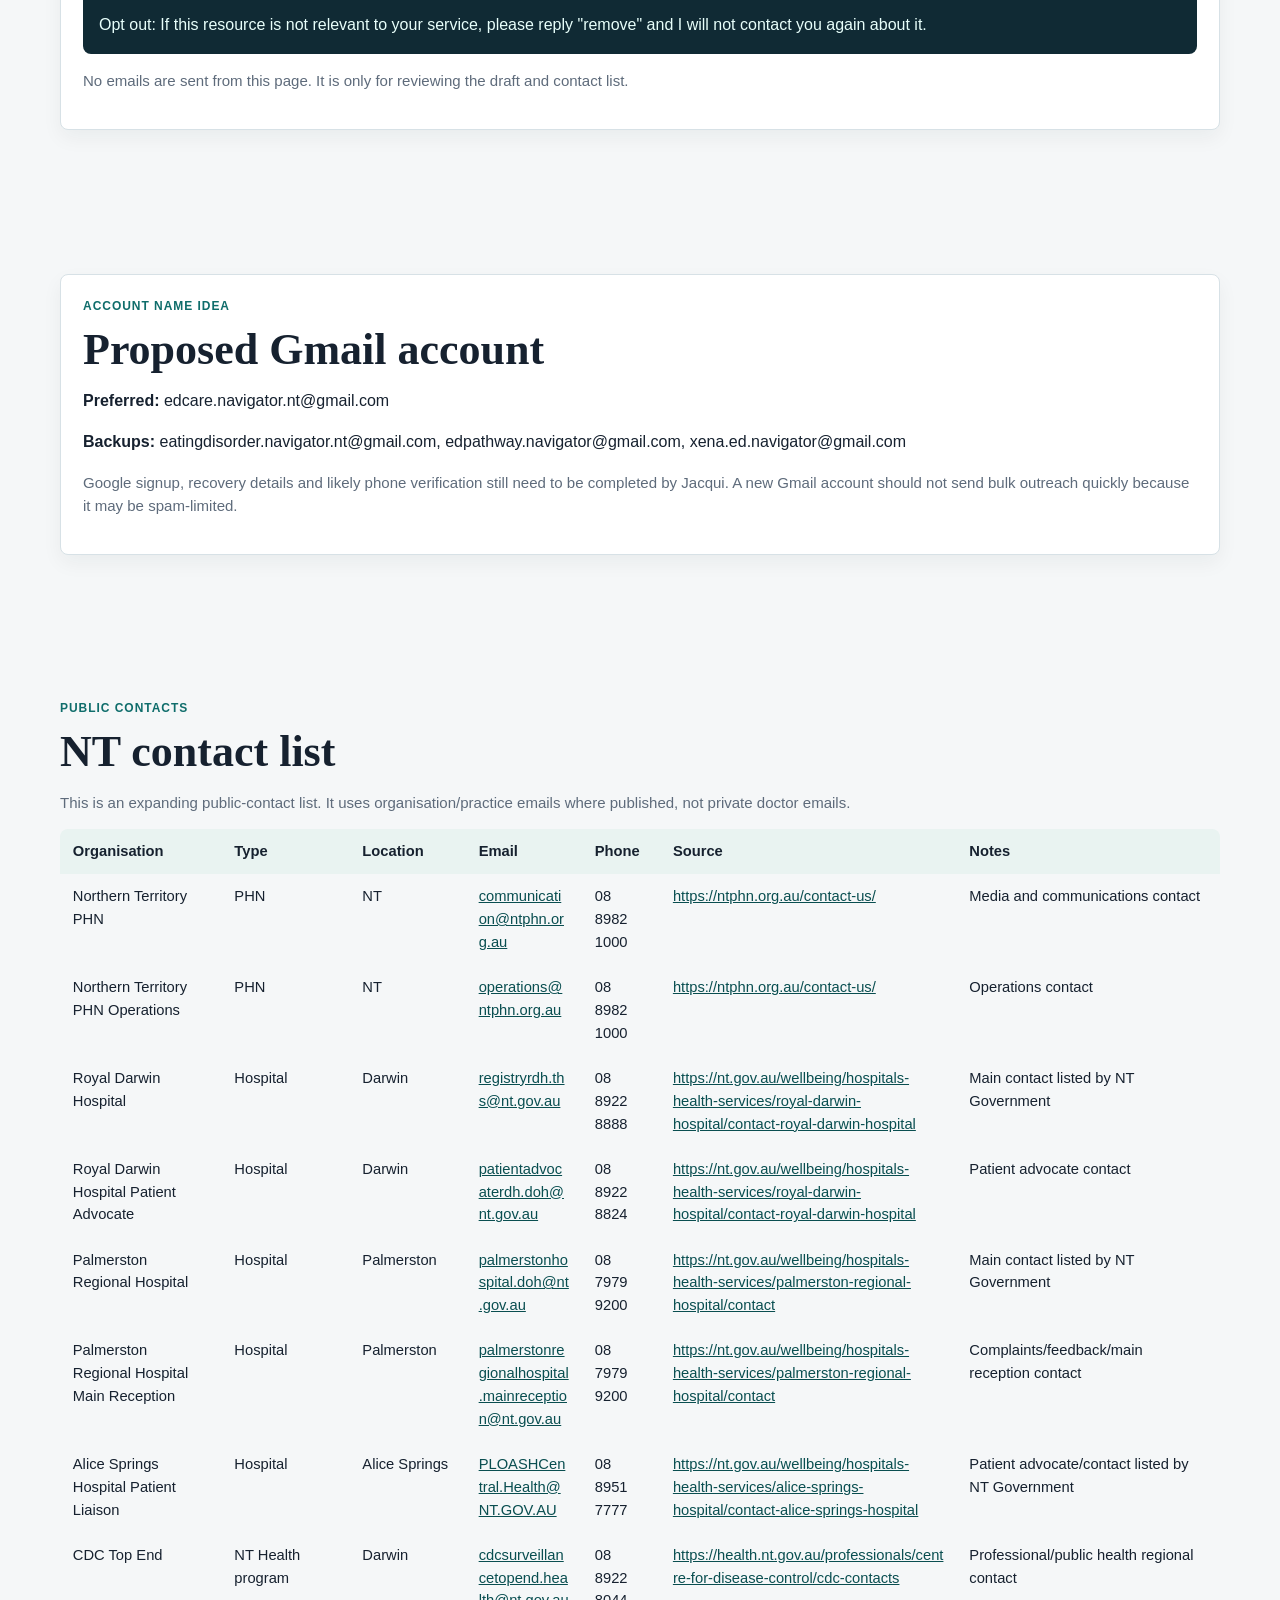
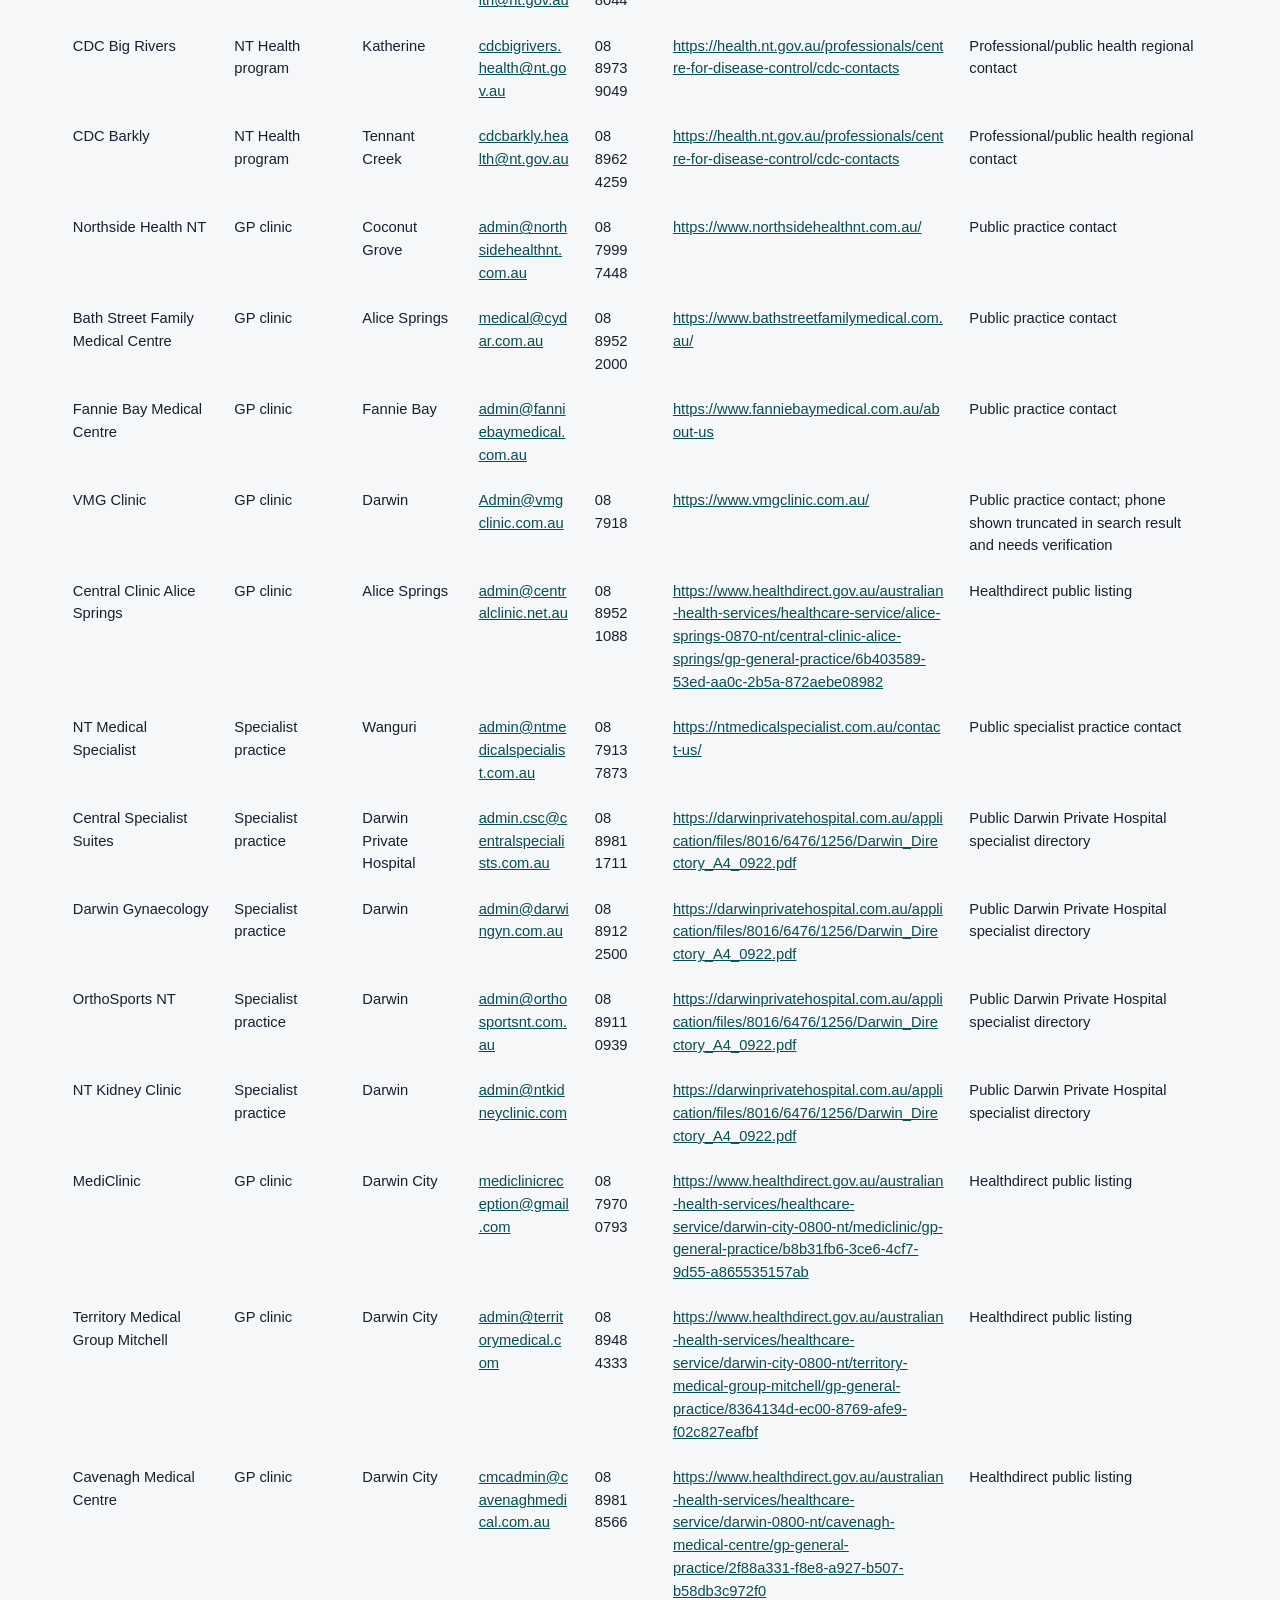
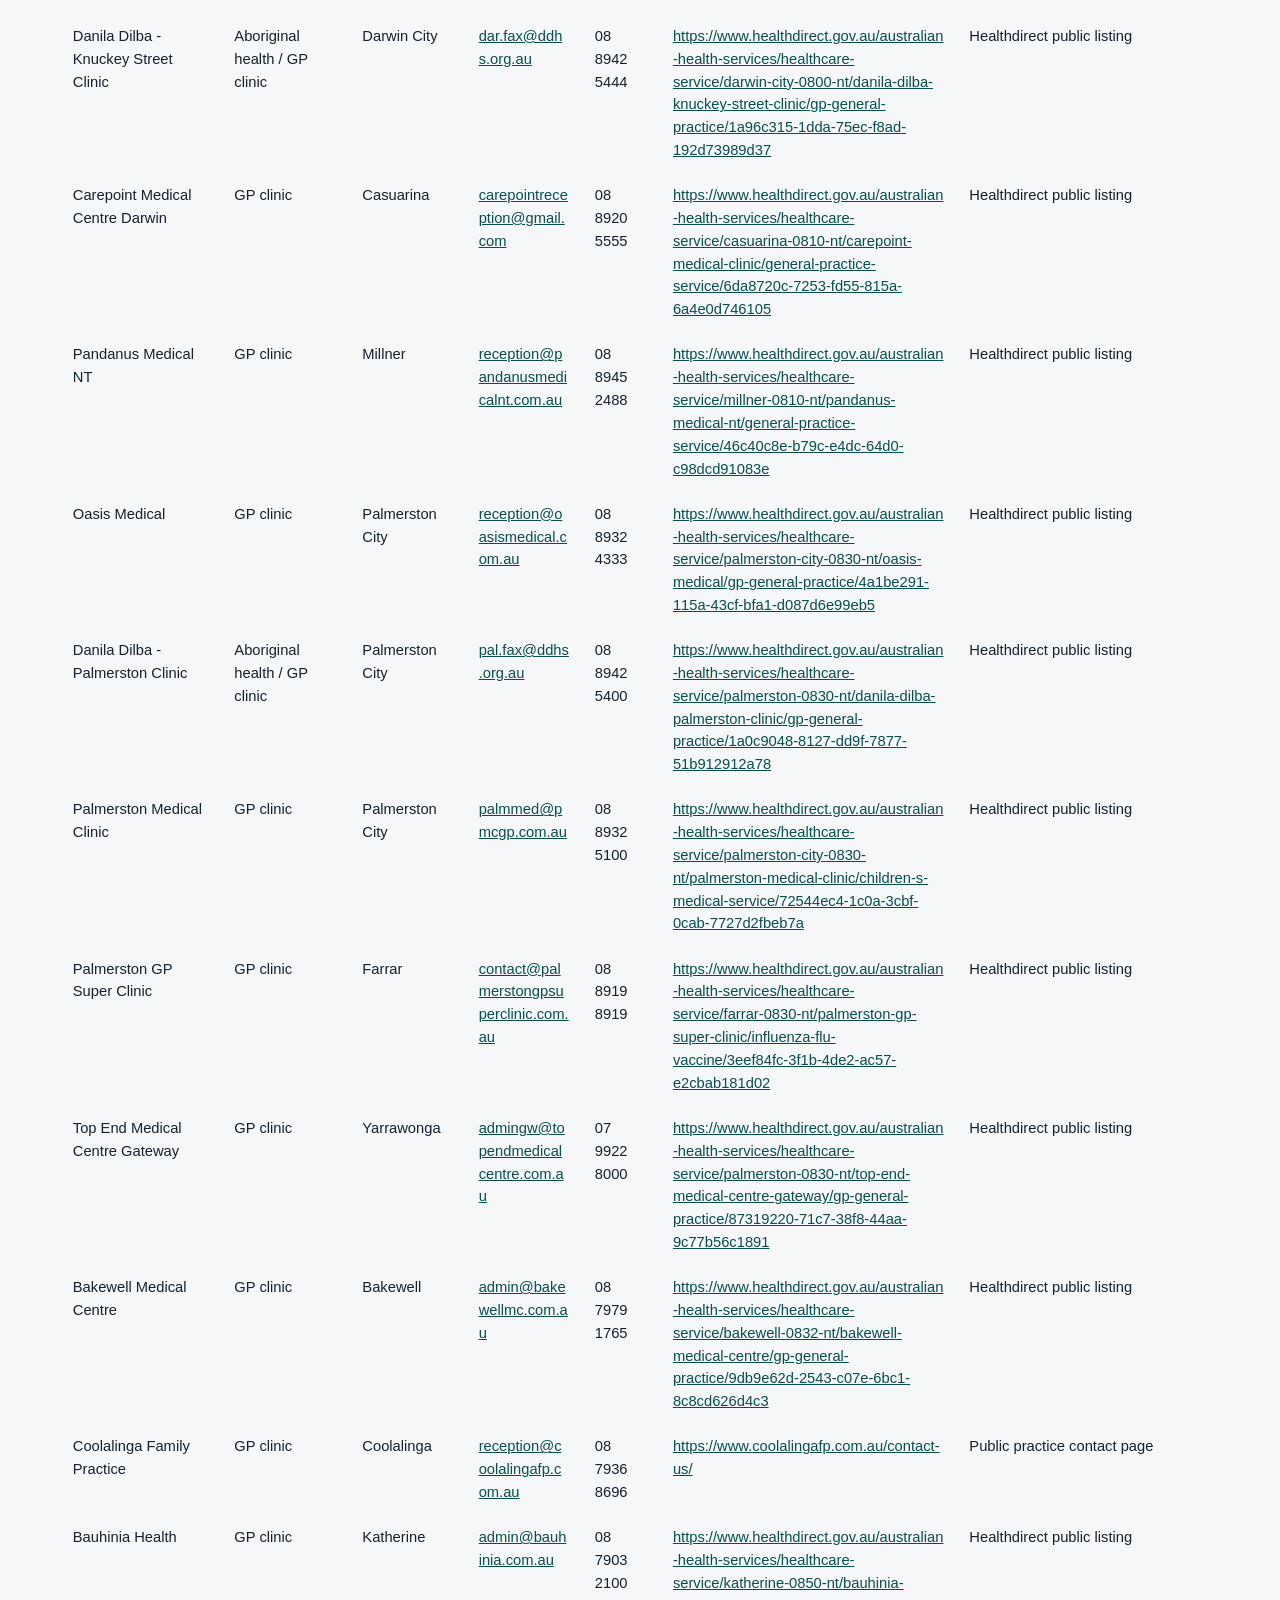
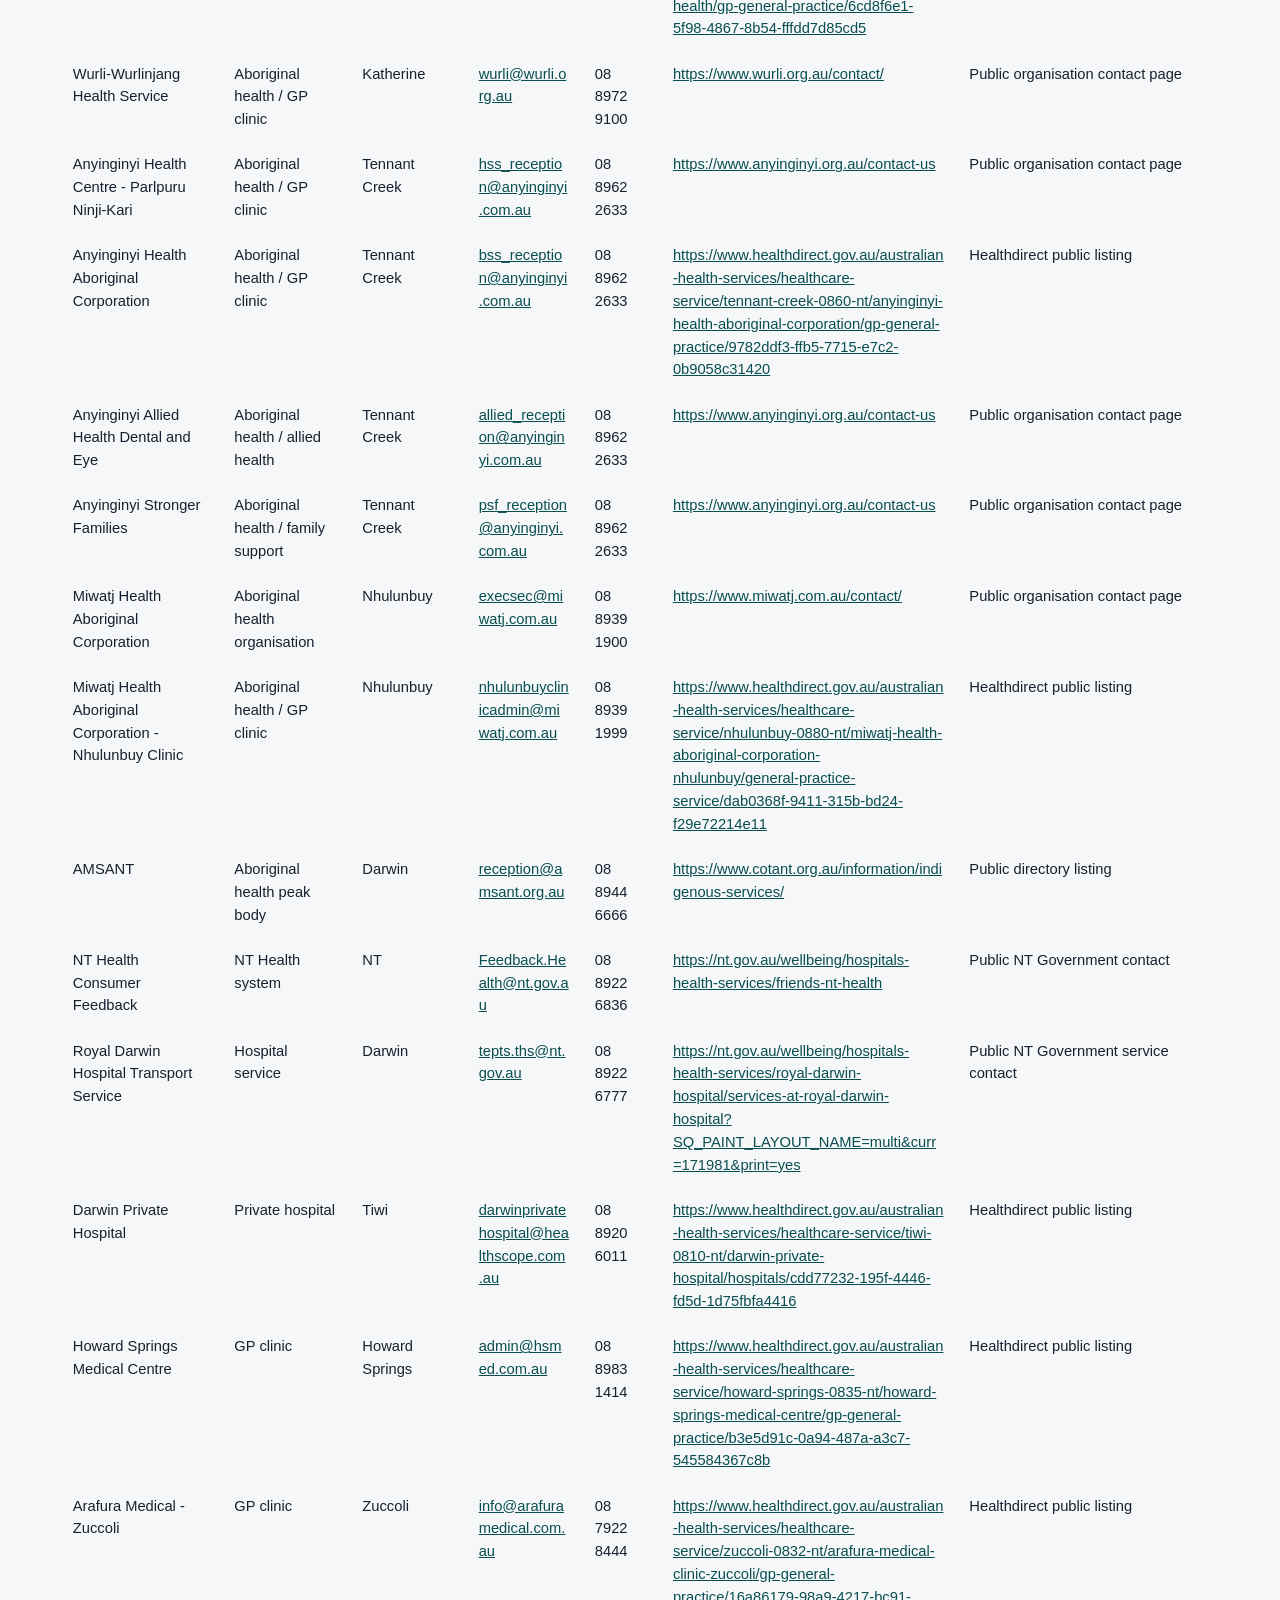
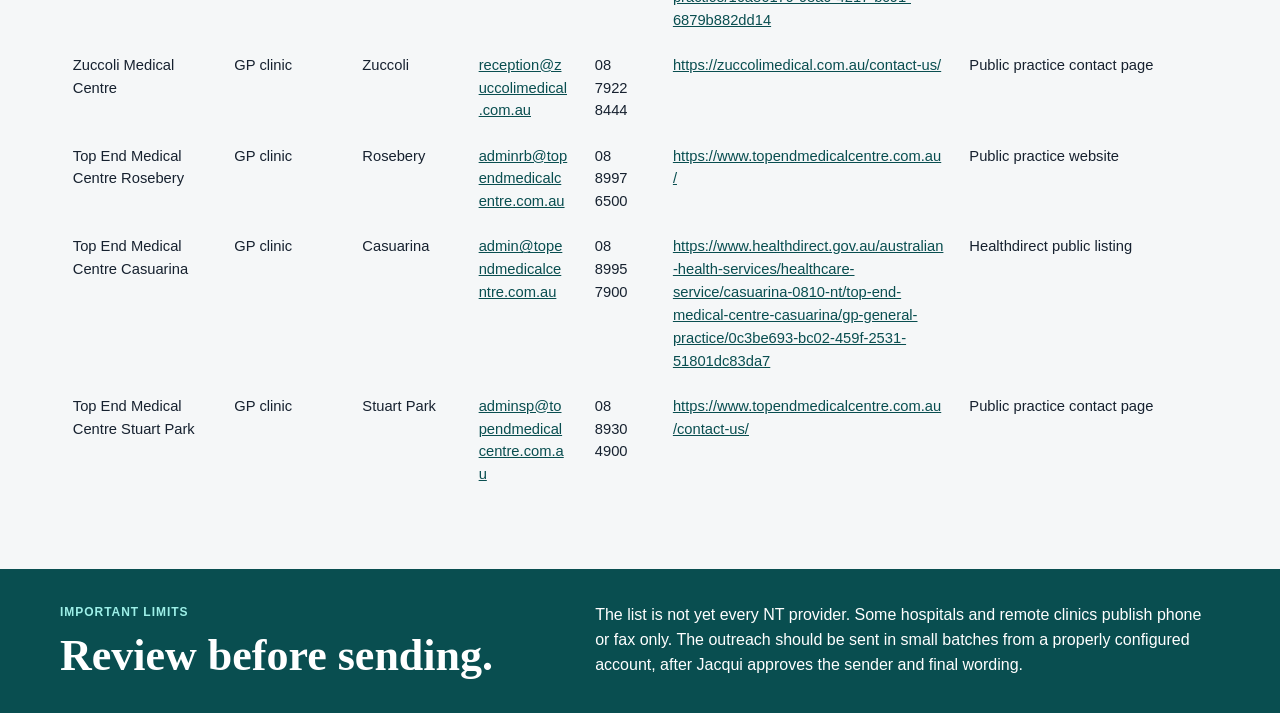
<file: outreach.html>
<!doctype html>
<html lang="en-AU">
<head>
  <meta charset="utf-8">
  <meta name="viewport" content="width=device-width, initial-scale=1">
  <title>NT Outreach Pack | Eating Disorder Care Pathway Navigator</title>
  <meta name="description" content="Read-only NT clinician outreach pack for the Eating Disorder Care Pathway Navigator.">
  <link rel="stylesheet" href="styles.css">
  <style>
    .outreach-grid {
      display: grid;
      gap: 1rem;
      grid-template-columns: repeat(auto-fit, minmax(220px, 1fr));
      margin-top: 1.5rem;
    }

    .metric {
      border: 1px solid var(--border);
      border-radius: 8px;
      padding: 1rem;
      background: var(--surface);
    }

    .metric strong {
      display: block;
      font-size: 2rem;
      line-height: 1;
      margin-bottom: .4rem;
    }

    .outreach-actions {
      display: flex;
      flex-wrap: wrap;
      gap: .75rem;
      margin-top: 1.5rem;
    }

    .draft-box {
      white-space: pre-wrap;
      font: inherit;
      line-height: 1.55;
      margin: 0;
    }

    .table-wrap {
      border: 1px solid var(--border);
      border-radius: 8px;
      overflow: auto;
      background: var(--surface);
    }

    .contacts-table {
      width: 100%;
      border-collapse: collapse;
      min-width: 920px;
      font-size: .92rem;
    }

    .contacts-table th,
    .contacts-table td {
      border-bottom: 1px solid var(--border);
      padding: .7rem .8rem;
      text-align: left;
      vertical-align: top;
    }

    .contacts-table th {
      background: var(--soft);
      font-weight: 700;
      position: sticky;
      top: 0;
      z-index: 1;
    }

    .contacts-table a {
      word-break: break-word;
    }

    .small-note {
      color: var(--muted);
      font-size: .94rem;
    }
  </style>
</head>
<body class="campaign-page">
  <a class="skip-link" href="#main">Skip to content</a>
  <header class="site-header">
    <div class="wrap nav-wrap">
      <a class="brand" href="index.html" aria-label="Eating Disorder Care Pathway Navigator home">
        <span class="brand-mark">ED</span>
        <span><strong>Eating Disorder Care Pathway Navigator</strong><small>NT outreach pack</small></span>
      </a>
      <nav aria-label="Outreach navigation">
        <a href="index.html">Navigator</a>
        <a href="cartoon.html">Cartoon</a>
        <a href="campaign.html">Campaign</a>
      </nav>
    </div>
  </header>

  <main id="main">
    <section class="section campaign-hero">
      <div class="wrap">
        <p class="eyebrow">Read-only review page</p>
        <h1>NT outreach pack.</h1>
        <p class="lead">Public-contact list, draft email, cartoon link and Gmail account note for the Northern Territory clinician outreach campaign.</p>
        <div class="outreach-actions">
          <a class="button" href="assets/outreach/nt-public-contact-seed.csv" download>Download CSV</a>
          <a class="button secondary" href="cartoon.html">View cartoon</a>
          <a class="button secondary" href="assets/ed-care-navigator-cartoon.mp4">Open MP4</a>
        </div>
      </div>
    </section>

    <section class="section">
      <div class="wrap">
        <div class="outreach-grid" aria-label="Contact list summary">
          <div class="metric">
            <strong id="contact-count">51</strong>
            Public contacts captured
          </div>
          <div class="metric">
            <strong id="email-count">51</strong>
            Unique email addresses
          </div>
          <div class="metric">
            <strong>0</strong>
            Emails sent
          </div>
        </div>
      </div>
    </section>

    <section class="section" aria-labelledby="draft-heading">
      <div class="wrap">
        <article class="tool">
          <p class="eyebrow">Draft only</p>
          <h2 id="draft-heading">Email draft</h2>
          <pre class="draft-box">Subject: Practical eating disorder care pathway resource for NT clinicians and practices

Dear Practice Manager / Clinical Team,

I am sharing a free Australian eating disorder care navigation website that may be useful for GPs, practice nurses, hospitals, urgent care clinics, Aboriginal health services, mental health teams and families supporting someone who may be medically unsafe.

Website:
https://eating-disorder-care-navigator.vercel.app/

The site is designed to help people understand when an eating disorder may need urgent medical assessment, how BMI and rapid weight loss can affect risk, what questions to ask before discharge, and how eating disorder care coordinators may help connect GP, hospital, mental health and specialist supports.

It is not medical advice, and it is not an official NEDC, PHN or hospital website. It is intended as a practical navigation aid for families and clinicians who are trying to work out the right next step.

If this is useful, please consider sharing it with staff or keeping it available for patients and carers who need a clearer pathway.

Short explainer video:
https://eating-disorder-care-navigator.vercel.app/cartoon.html

Kind regards,

Jacqui Griffin

Opt out: If this resource is not relevant to your service, please reply "remove" and I will not contact you again about it.</pre>
          <p class="small-note">No emails are sent from this page. It is only for reviewing the draft and contact list.</p>
        </article>
      </div>
    </section>

    <section class="section" aria-labelledby="gmail-heading">
      <div class="wrap">
        <article class="tool">
          <p class="eyebrow">Account name idea</p>
          <h2 id="gmail-heading">Proposed Gmail account</h2>
          <p><strong>Preferred:</strong> edcare.navigator.nt@gmail.com</p>
          <p><strong>Backups:</strong> eatingdisorder.navigator.nt@gmail.com, edpathway.navigator@gmail.com, xena.ed.navigator@gmail.com</p>
          <p class="small-note">Google signup, recovery details and likely phone verification still need to be completed by Jacqui. A new Gmail account should not send bulk outreach quickly because it may be spam-limited.</p>
        </article>
      </div>
    </section>

    <section class="section" aria-labelledby="contacts-heading">
      <div class="wrap">
        <p class="eyebrow">Public contacts</p>
        <h2 id="contacts-heading">NT contact list</h2>
        <p class="small-note">This is an expanding public-contact list. It uses organisation/practice emails where published, not private doctor emails.</p>
        <div class="table-wrap" tabindex="0">
          <table class="contacts-table">
            <thead>
              <tr>
                <th>Organisation</th>
                <th>Type</th>
                <th>Location</th>
                <th>Email</th>
                <th>Phone</th>
                <th>Source</th>
                <th>Notes</th>
              </tr>
            </thead>
            <tbody id="contacts-body">
              <tr><td colspan="7">Loading contacts...</td></tr>
            </tbody>
          </table>
        </div>
      </div>
    </section>

    <section class="notice-band">
      <div class="wrap notice-grid">
        <div>
          <p class="eyebrow">Important limits</p>
          <h2>Review before sending.</h2>
        </div>
        <div class="notice-list">
          <p>The list is not yet every NT provider. Some hospitals and remote clinics publish phone or fax only. The outreach should be sent in small batches from a properly configured account, after Jacqui approves the sender and final wording.</p>
        </div>
      </div>
    </section>
  </main>

  <script>
    const csvUrl = 'assets/outreach/nt-public-contact-seed.csv';

    function parseCsv(text) {
      const rows = [];
      let row = [];
      let field = '';
      let quoted = false;

      for (let i = 0; i < text.length; i += 1) {
        const char = text[i];
        const next = text[i + 1];

        if (quoted) {
          if (char === '"' && next === '"') {
            field += '"';
            i += 1;
          } else if (char === '"') {
            quoted = false;
          } else {
            field += char;
          }
        } else if (char === '"') {
          quoted = true;
        } else if (char === ',') {
          row.push(field);
          field = '';
        } else if (char === '\n') {
          row.push(field);
          rows.push(row);
          row = [];
          field = '';
        } else if (char !== '\r') {
          field += char;
        }
      }

      if (field || row.length) {
        row.push(field);
        rows.push(row);
      }

      return rows;
    }

    function cell(value) {
      const td = document.createElement('td');
      td.textContent = value || '';
      return td;
    }

    function linkCell(value, isEmail) {
      const td = document.createElement('td');
      if (value) {
        const a = document.createElement('a');
        a.href = isEmail ? `mailto:${value}` : value;
        a.textContent = value;
        if (!isEmail) {
          a.rel = 'noopener';
        }
        td.appendChild(a);
      }
      return td;
    }

    fetch(csvUrl)
      .then((response) => response.text())
      .then((csv) => {
        const rows = parseCsv(csv).slice(1).filter((row) => row.some(Boolean));
        const body = document.getElementById('contacts-body');
        body.textContent = '';

        rows.forEach((row) => {
          const tr = document.createElement('tr');
          tr.appendChild(cell(row[0]));
          tr.appendChild(cell(row[1]));
          tr.appendChild(cell(row[2]));
          tr.appendChild(linkCell(row[3], true));
          tr.appendChild(cell(row[4]));
          tr.appendChild(linkCell(row[5], false));
          tr.appendChild(cell(row[6]));
          body.appendChild(tr);
        });

        document.getElementById('contact-count').textContent = rows.length;
        document.getElementById('email-count').textContent = new Set(rows.map((row) => row[3]).filter(Boolean)).size;
      })
      .catch(() => {
        document.getElementById('contacts-body').innerHTML = '<tr><td colspan="7">The contact CSV could not be loaded.</td></tr>';
      });
  </script>
</body>
</html>
</file>
<file: styles.css>
:root {
  --ink: #16212f;
  --muted: #5e6b7b;
  --bg: #f5f7f8;
  --panel: #ffffff;
  --line: #d7e1e6;
  --teal: #0f6d6b;
  --teal-dark: #094e50;
  --coral: #b94638;
  --amber: #b7791f;
  --blue: #245c88;
  --soft: #e9f3f1;
  --radius: 8px;
  --shadow: 0 18px 42px rgba(20, 36, 48, 0.12);
}

* { box-sizing: border-box; }

html { scroll-behavior: smooth; }

body {
  margin: 0;
  font-family: -apple-system, BlinkMacSystemFont, "Segoe UI", sans-serif;
  background: var(--bg);
  color: var(--ink);
  line-height: 1.55;
  overflow-x: hidden;
}

a { color: var(--teal-dark); }

.skip-link {
  position: absolute;
  left: 12px;
  top: -48px;
  background: var(--ink);
  color: #fff;
  padding: 10px 12px;
  z-index: 50;
}

.skip-link:focus { top: 12px; }

.wrap {
  width: min(1160px, calc(100% - 32px));
  margin: 0 auto;
}

.site-header {
  position: sticky;
  top: 0;
  z-index: 30;
  background: rgba(255, 255, 255, 0.96);
  border-bottom: 1px solid var(--line);
  backdrop-filter: blur(10px);
}

.nav-wrap {
  min-height: 72px;
  display: flex;
  align-items: center;
  justify-content: space-between;
  gap: 20px;
}

.brand {
  display: inline-flex;
  align-items: center;
  gap: 10px;
  text-decoration: none;
  color: var(--ink);
  min-width: 250px;
}

.brand-mark {
  display: grid;
  place-items: center;
  width: 42px;
  height: 42px;
  border-radius: 50%;
  background: var(--teal);
  color: #fff;
  font-weight: 800;
}

.brand small {
  display: block;
  color: var(--muted);
  font-size: 12px;
}

nav {
  display: flex;
  align-items: center;
  gap: 4px;
  overflow-x: auto;
  white-space: nowrap;
}

nav a {
  text-decoration: none;
  color: var(--ink);
  padding: 10px 12px;
  border-radius: var(--radius);
  font-weight: 650;
  font-size: 14px;
}

nav a:hover { background: var(--soft); }

.hero {
  position: relative;
  min-height: calc(100vh - 72px);
  display: grid;
  align-items: end;
  overflow: hidden;
  color: #fff;
}

.hero-media {
  position: absolute;
  inset: 0;
  background:
    linear-gradient(90deg, rgba(7, 31, 34, 0.94), rgba(7, 31, 34, 0.72), rgba(7, 31, 34, 0.28)),
    url("https://images.unsplash.com/photo-1519494026892-80bbd2d6fd0d?auto=format&fit=crop&w=1800&q=80") center/cover;
}

.hero-grid {
  position: relative;
  display: grid;
  grid-template-columns: minmax(0, 1.2fr) minmax(300px, 0.8fr);
  gap: 24px;
  align-items: end;
  padding: 80px 0 56px;
}

.hero-copy {
  max-width: 760px;
  min-width: 0;
}

.eyebrow {
  margin: 0 0 10px;
  text-transform: uppercase;
  letter-spacing: .08em;
  font-size: 12px;
  font-weight: 850;
  color: var(--teal);
}

.hero .eyebrow { color: #9df0e8; }

h1, h2, h3 { line-height: 1.08; margin: 0; }

h1 {
  font-family: Georgia, "Times New Roman", serif;
  font-size: clamp(42px, 7vw, 78px);
  max-width: 900px;
  overflow-wrap: break-word;
}

h2 {
  font-family: Georgia, "Times New Roman", serif;
  font-size: clamp(28px, 4vw, 44px);
}

h3 { font-size: 20px; }

.lead {
  font-size: clamp(18px, 2.2vw, 23px);
  color: rgba(255, 255, 255, 0.88);
  max-width: 780px;
}

.independence-note {
  max-width: 760px;
  margin: 14px 0 0;
  padding: 12px 14px;
  border: 1px solid rgba(255, 255, 255, 0.34);
  border-radius: var(--radius);
  background: rgba(255, 255, 255, 0.12);
  color: rgba(255, 255, 255, 0.92);
  font-size: 15px;
}

.independence-note strong {
  color: #fff;
}

.risk-note {
  display: grid;
  gap: 12px;
  width: 100%;
  max-width: 720px;
  margin: 4px 0 0;
  padding: 12px 14px;
  background: rgba(255, 255, 255, 0.14);
  border: 1px solid rgba(255, 255, 255, 0.32);
  border-left: 5px solid #ffd166;
  border-radius: var(--radius);
  color: #fff7df;
  font-weight: 750;
}

.risk-note p {
  margin: 0;
}

.risk-note-detail {
  padding-top: 12px;
  border-top: 1px solid rgba(255, 255, 255, 0.44);
}

.risk-note .bmi-button {
  justify-self: start;
}

.entry-points {
  display: grid;
  grid-template-columns: repeat(2, minmax(0, 1fr));
  gap: 12px;
  width: min(760px, 100%);
  margin-top: 20px;
}

.entry-card {
  display: grid;
  gap: 7px;
  min-height: 118px;
  align-content: center;
  padding: 18px;
  border-radius: var(--radius);
  border: 2px solid rgba(255, 255, 255, 0.54);
  background: rgba(255, 255, 255, 0.22);
  color: #fff;
  text-decoration: none;
  box-shadow: 0 12px 28px rgba(0, 0, 0, 0.12);
}

.entry-card:hover,
.entry-card:focus-visible {
  background: rgba(255, 255, 255, 0.24);
  outline: 2px solid #9df0e8;
  outline-offset: 2px;
}

.entry-card span {
  color: rgba(255, 255, 255, 0.82);
  font-size: 14px;
  font-weight: 750;
}

.entry-card strong {
  font-size: 20px;
  line-height: 1.12;
}

.entry-card.personal {
  border-color: #ffd166;
  background: rgba(183, 121, 31, 0.54);
  box-shadow: 0 14px 34px rgba(80, 42, 8, 0.24);
}

.entry-card.clinical {
  border-color: #9df0e8;
  background: rgba(15, 109, 107, 0.42);
}

.entry-card::after {
  content: "Choose";
  justify-self: start;
  margin-top: 4px;
  padding: 5px 9px;
  border-radius: 999px;
  background: rgba(255, 255, 255, 0.18);
  color: rgba(255, 255, 255, 0.9);
  font-size: 12px;
  font-weight: 900;
  text-transform: uppercase;
  letter-spacing: .04em;
}

.hero-actions {
  display: flex;
  flex-wrap: wrap;
  gap: 12px;
  margin-top: 28px;
}

.button, button {
  min-height: 46px;
  display: inline-flex;
  align-items: center;
  justify-content: center;
  border: 0;
  border-radius: var(--radius);
  padding: 12px 18px;
  text-decoration: none;
  font: inherit;
  font-weight: 800;
  cursor: pointer;
}

.button.danger { background: var(--coral); color: #fff; }
.button.secondary { background: #fff; color: var(--teal-dark); }
.button.coordinator-button { background: var(--blue); color: #fff; }

.triage-panel {
  background: rgba(255, 255, 255, 0.96);
  color: var(--ink);
  border-radius: var(--radius);
  box-shadow: var(--shadow);
  padding: 24px;
  border-top: 5px solid var(--coral);
  min-width: 0;
}

.triage-panel h2 { font-size: 30px; }
.triage-panel .small { font-size: 14px; color: var(--muted); }

.notice-band {
  background: var(--teal-dark);
  color: #fff;
  padding: 34px 0;
}

.notice-grid {
  display: grid;
  grid-template-columns: .9fr 1.1fr;
  gap: 24px;
  align-items: start;
}

.notice-band .eyebrow { color: #9df0e8; }
.notice-list { display: grid; gap: 12px; }
.notice-list p { margin: 0; }

.section { padding: 72px 0; }
.section.alt { background: #fff; }

.campaign-page .campaign-hero {
  background: var(--panel);
  border-bottom: 1px solid var(--line);
  padding-top: 92px;
}

.campaign-page .campaign-hero h1 {
  color: var(--ink);
  max-width: 780px;
}

.campaign-page .campaign-hero .lead {
  color: var(--muted);
  max-width: 760px;
}

.summary-strip {
  display: grid;
  grid-template-columns: repeat(4, minmax(0, 1fr));
  gap: 10px;
  margin-top: 28px;
}

.summary-strip span {
  display: block;
  min-height: 54px;
  padding: 14px;
  border: 1px solid var(--line);
  border-radius: var(--radius);
  background: var(--soft);
  color: var(--teal-dark);
  font-weight: 800;
}

.two-column {
  display: grid;
  grid-template-columns: repeat(2, minmax(0, 1fr));
  gap: 18px;
  align-items: start;
}

.cards.three {
  grid-template-columns: repeat(3, minmax(0, 1fr));
}

.timeline-grid {
  display: grid;
  grid-template-columns: repeat(2, minmax(0, 1fr));
  gap: 18px;
}

.copy-block p {
  margin: 12px 0;
}

.faq-list {
  display: grid;
  gap: 18px;
}

.flyer-page {
  background: #e7edf0;
  padding: 22px;
}

.flyer-sheet {
  display: grid;
  grid-template-columns: minmax(0, 1fr) 280px;
  gap: 28px;
  width: min(960px, 100%);
  min-height: calc(100vh - 44px);
  margin: 0 auto;
  padding: 44px;
  background: #fff;
  border: 1px solid var(--line);
  box-shadow: var(--shadow);
}

.flyer-copy h1 {
  color: var(--ink);
  font-size: clamp(34px, 5vw, 56px);
}

.flyer-copy p,
.flyer-copy li {
  font-size: 20px;
}

.flyer-qr {
  align-self: start;
  display: grid;
  justify-items: center;
  gap: 12px;
  padding: 22px;
  border: 1px solid var(--line);
  border-radius: var(--radius);
  background: var(--soft);
  text-align: center;
}

.flyer-qr img {
  width: 220px;
  height: 220px;
  background: #fff;
  padding: 8px;
  border: 1px solid var(--line);
}

.flyer-qr p,
.flyer-qr strong {
  margin: 0;
  overflow-wrap: anywhere;
}

.flyer-qr .small {
  font-size: 13px;
}

blockquote {
  margin: 18px 0 0;
  padding: 16px 18px;
  border-left: 4px solid var(--teal);
  background: var(--soft);
  color: var(--teal-dark);
  font-family: Georgia, "Times New Roman", serif;
  font-size: 22px;
  line-height: 1.25;
}

.section-head {
  max-width: 760px;
  margin-bottom: 28px;
}

.section-head p:not(.eyebrow) { color: var(--muted); font-size: 17px; }

.tabbed-care {
  background: var(--bg);
}

.care-tabs {
  display: grid;
  grid-template-columns: repeat(2, minmax(0, 1fr));
  gap: 14px;
  margin: 0 0 34px;
  padding: 10px;
  background: #e6eeee;
  border: 1px solid var(--line);
  border-radius: calc(var(--radius) + 6px);
}

.tab-button {
  display: grid;
  grid-template-columns: auto minmax(0, 1fr);
  gap: 3px 10px;
  min-height: 132px;
  justify-content: flex-start;
  align-items: start;
  border: 2px solid var(--line);
  background: #eef4f5;
  color: var(--muted);
  text-align: left;
  box-shadow: 0 8px 20px rgba(20, 36, 48, 0.05);
  position: relative;
  opacity: .82;
  padding: 18px 82px 18px 18px;
}

.tab-button > span {
  grid-row: span 2;
  align-self: start;
  padding: 4px 7px;
  border-radius: 999px;
  background: #fff;
  color: var(--teal-dark);
  font-size: 12px;
  font-weight: 900;
  text-transform: uppercase;
  letter-spacing: .04em;
}

.tab-button > strong {
  color: var(--ink);
  font-size: clamp(18px, 3.8vw, 24px);
  line-height: 1.15;
}

.tab-button > small {
  color: var(--muted);
  font-size: 13px;
  line-height: 1.25;
}

.tab-button:hover,
.tab-button:focus-visible {
  border-color: var(--teal);
  background: var(--soft);
  outline: none;
}

.tab-button[aria-selected="true"] {
  border-color: var(--teal);
  background: var(--teal);
  color: #fff;
  box-shadow: var(--shadow);
  opacity: 1;
}

.tab-button[aria-selected="true"] > span {
  background: rgba(255, 255, 255, 0.18);
  color: #fff;
}

.tab-button[aria-selected="true"] > strong,
.tab-button[aria-selected="true"] > small {
  color: #fff;
}

.tab-button[aria-selected="true"]::after {
  content: "Active";
  position: absolute;
  top: 12px;
  right: 12px;
  padding: 4px 8px;
  border-radius: 999px;
  background: rgba(255, 255, 255, 0.18);
  color: #fff;
  font-size: 12px;
  font-weight: 900;
  text-transform: uppercase;
  letter-spacing: .04em;
}

.tab-panel[hidden] {
  display: none;
}

.tab-section {
  padding: 0 0 44px;
}

.tab-section + .tab-section {
  padding-top: 8px;
}

.tab-section:last-child {
  padding-bottom: 0;
}

.tab-section.alt {
  background: transparent;
}

.people-guidance {
  grid-template-columns: minmax(0, 1fr);
}

.selector {
  display: grid;
  gap: 8px;
  max-width: 520px;
  margin-bottom: 18px;
}

.selector label { font-weight: 800; }

select {
  min-height: 48px;
  border-radius: var(--radius);
  border: 1px solid var(--line);
  padding: 0 14px;
  font: inherit;
  background: #fff;
  color: var(--ink);
}

.pathway-card {
  background: var(--panel);
  border: 1px solid var(--line);
  border-left: 5px solid var(--teal);
  border-radius: var(--radius);
  padding: 22px;
  margin-bottom: 24px;
}

.selected-coordinators {
  display: grid;
  gap: 8px;
  margin: 14px 0 16px;
  padding: 14px 16px;
  background: var(--soft);
  border-radius: var(--radius);
}

.selected-coordinators p {
  margin: 0;
  color: var(--teal-dark);
  font-weight: 900;
}

.selected-coordinators ul {
  display: grid;
  gap: 6px;
  margin: 0;
  padding: 0;
  list-style: none;
}

.selected-coordinators li {
  display: flex;
  flex-wrap: wrap;
  gap: 6px;
  align-items: baseline;
}

.selected-coordinators span {
  color: var(--muted);
}

.cards {
  display: grid;
  grid-template-columns: repeat(2, minmax(0, 1fr));
  gap: 16px;
}

.cards.four {
  grid-template-columns: repeat(4, minmax(0, 1fr));
}

.card, .region, .tool {
  background: var(--panel);
  border: 1px solid var(--line);
  border-radius: var(--radius);
  padding: 22px;
  box-shadow: 0 8px 20px rgba(20, 36, 48, 0.05);
}

.professional-steps {
  padding-bottom: 30px;
}

.step-cards .card {
  border-top: 4px solid var(--teal);
}

.step {
  display: grid;
  place-items: center;
  width: 34px;
  height: 34px;
  border-radius: 50%;
  background: var(--soft);
  color: var(--teal-dark);
  font-weight: 900;
  margin-bottom: 16px;
}

.split {
  display: grid;
  grid-template-columns: .82fr 1.18fr;
  gap: 30px;
}

.checklist {
  display: grid;
  gap: 10px;
}

.checklist label {
  display: grid;
  grid-template-columns: 24px 1fr;
  gap: 10px;
  align-items: start;
  background: var(--bg);
  border: 1px solid var(--line);
  border-radius: var(--radius);
  padding: 14px;
}

input[type="checkbox"] {
  width: 18px;
  height: 18px;
  margin-top: 4px;
  accent-color: var(--teal);
}

.tools-grid {
  display: grid;
  grid-template-columns: minmax(0, 1.05fr) minmax(300px, .95fr);
  gap: 18px;
}

.tool.soft { background: var(--soft); }

.copy-button {
  background: var(--teal);
  color: #fff;
  margin: 12px 0;
}

pre {
  margin: 0;
  overflow-x: auto;
  white-space: pre-wrap;
  background: #102a34;
  color: #e8fffb;
  padding: 16px;
  border-radius: var(--radius);
  font-size: 14px;
}

.region-list {
  grid-template-columns: repeat(4, minmax(0, 1fr));
}

.coordinator-list {
  grid-template-columns: repeat(3, minmax(0, 1fr));
}

.contact-meta {
  color: var(--muted);
  font-weight: 700;
  margin: -8px 0 18px;
}

.contact-region {
  margin: 0 0 10px;
  color: var(--teal);
  font-weight: 900;
  text-transform: uppercase;
  font-size: 12px;
  letter-spacing: .06em;
}

.contact-role {
  margin: 8px 0 0;
  color: var(--muted);
  font-weight: 750;
}

.contact-links {
  display: grid;
  gap: 6px;
  margin: 14px 0;
  overflow-wrap: anywhere;
}

.contact-notes,
.contact-source {
  color: var(--muted);
  font-size: 14px;
}

.region a, .source-list a {
  font-weight: 800;
}

.source-list {
  display: grid;
  grid-template-columns: repeat(2, minmax(0, 1fr));
  gap: 12px;
}

.source-list a {
  background: #fff;
  border: 1px solid var(--line);
  border-radius: var(--radius);
  padding: 16px;
  text-decoration: none;
}

.site-footer {
  background: var(--ink);
  color: #fff;
  padding: 32px 0;
}

.site-footer a { color: #9df0e8; }

.footer-grid {
  display: grid;
  grid-template-columns: 1fr 1fr;
  gap: 20px;
}

@media (max-width: 980px) {
  .hero-grid,
  .notice-grid,
  .two-column,
  .split,
  .tools-grid,
  .footer-grid {
    grid-template-columns: 1fr;
  }

  .cards.four,
  .cards.three,
  .timeline-grid,
  .summary-strip,
  .flyer-sheet,
  .region-list,
  .coordinator-list {
    grid-template-columns: repeat(2, minmax(0, 1fr));
  }
}

@media (max-width: 720px) {
  .wrap { width: min(calc(100% - 24px), 1160px); }
  .hero-copy,
  .hero-copy .lead,
  .risk-note,
  .triage-panel {
    max-width: 100%;
  }
  .nav-wrap { align-items: flex-start; flex-direction: column; padding: 12px 0; }
  .brand { min-width: 0; }
  nav {
    width: 100%;
    padding-bottom: 2px;
    flex-wrap: wrap;
    white-space: normal;
  }
  nav a { padding: 8px 10px; }
  .hero { min-height: auto; }
  .hero-grid { padding: 58px 0 28px; }
  h1 { font-size: 38px; }
  .lead { font-size: 17px; }
  .entry-points { grid-template-columns: 1fr; }
  .entry-card {
    min-height: 128px;
    padding: 20px;
    border-color: rgba(255, 255, 255, 0.58);
    background: rgba(255, 255, 255, 0.2);
  }
  .entry-card span { font-size: 15px; }
  .entry-card strong { font-size: 22px; }
  .hero-actions .button { flex: 1 1 100%; }
  .triage-panel { padding: 18px; }
  .section { padding: 48px 0; }
  .care-tabs { grid-template-columns: 1fr; }
  .tab-button {
    min-height: 64px;
    padding: 14px 78px 14px 16px;
  }
  .cards,
  .cards.four,
  .cards.three,
  .timeline-grid,
  .summary-strip,
  .flyer-sheet,
  .region-list,
  .coordinator-list,
  .source-list {
    grid-template-columns: 1fr;
  }

  .flyer-page {
    padding: 0;
  }

  .flyer-sheet {
    min-height: 100vh;
    padding: 24px;
  }
}

@media print {
  .flyer-page {
    background: #fff;
    padding: 0;
  }

  .flyer-sheet {
    width: 100%;
    min-height: auto;
    box-shadow: none;
    border: 0;
  }
}
</file>
